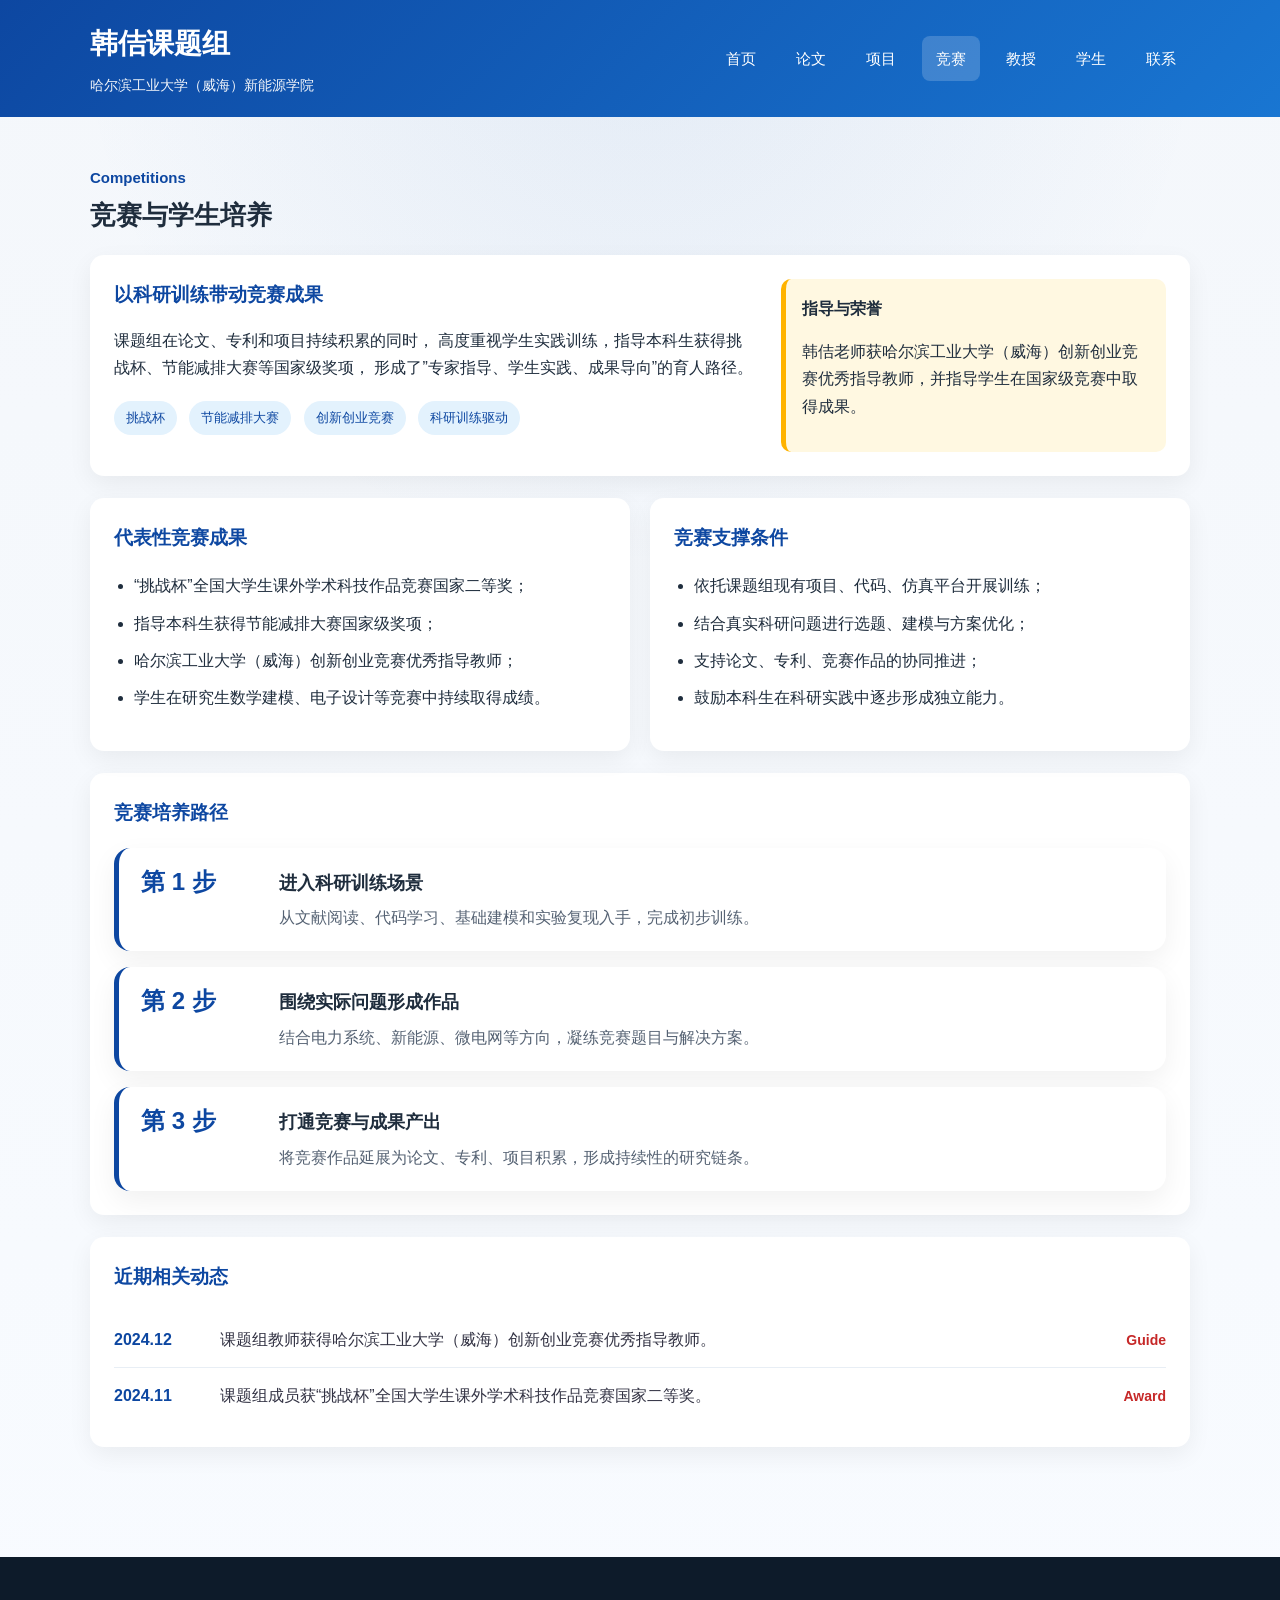
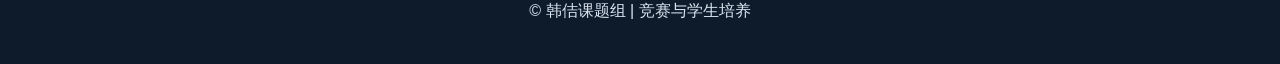
<file: competitions.html>
<!DOCTYPE html>
<html lang="zh-CN">
<head>
  <meta charset="UTF-8">
  <meta name="viewport" content="width=device-width, initial-scale=1.0">
  <title>韩佶课题组 - 竞赛</title>
  <link rel="stylesheet" href="style.css">
</head>
<body>
  <header>
    <div class="container topbar">
      <div class="logo">
        <h1>韩佶课题组</h1>
        <p>哈尔滨工业大学（威海）新能源学院</p>
      </div>
      <nav>
        <a href="index.html">首页</a>
        <a href="papers.html">论文</a>
        <a href="projects.html">项目</a>
        <a class="active" href="competitions.html">竞赛</a>
        <a href="professor.html">教授</a>
        <a href="students.html">学生</a>
        <a href="contact.html">联系</a>
      </nav>
    </div>
  </header>

  <section class="section">
    <div class="container">
      <div class="section-heading">
        <span>Competitions</span>
        <h3>竞赛与学生培养</h3>
      </div>

      <div class="card competition-hero">
        <div class="competition-copy">
          <h3>以科研训练带动竞赛成果</h3>
          <p>
            课题组在论文、专利和项目持续积累的同时，
            高度重视学生实践训练，指导本科生获得挑战杯、节能减排大赛等国家级奖项，
            形成了”专家指导、学生实践、成果导向”的育人路径。
          </p>
          <div class="tag-row">
            <span class="tag">挑战杯</span>
            <span class="tag">节能减排大赛</span>
            <span class="tag">创新创业竞赛</span>
            <span class="tag">科研训练驱动</span>
          </div>
        </div>
        <div class="competition-side">
          <div class="notice">
            <strong>指导与荣誉</strong>
            <p>韩佶老师获哈尔滨工业大学（威海）创新创业竞赛优秀指导教师，并指导学生在国家级竞赛中取得成果。</p>
          </div>
        </div>
      </div>

      <div class="grid">
        <div class="card">
          <h3>代表性竞赛成果</h3>
          <ul>
            <li>“挑战杯”全国大学生课外学术科技作品竞赛国家二等奖；</li>
            <li>指导本科生获得节能减排大赛国家级奖项；</li>
            <li>哈尔滨工业大学（威海）创新创业竞赛优秀指导教师；</li>
            <li>学生在研究生数学建模、电子设计等竞赛中持续取得成绩。</li>
          </ul>
        </div>
        <div class="card">
          <h3>竞赛支撑条件</h3>
          <ul>
            <li>依托课题组现有项目、代码、仿真平台开展训练；</li>
            <li>结合真实科研问题进行选题、建模与方案优化；</li>
            <li>支持论文、专利、竞赛作品的协同推进；</li>
            <li>鼓励本科生在科研实践中逐步形成独立能力。</li>
          </ul>
        </div>
      </div>

      <div class="card">
        <h3>竞赛培养路径</h3>
        <div class="project-list">
          <div class="project-item">
            <strong>第 1 步</strong>
            <div>
              <h4>进入科研训练场景</h4>
              <p>从文献阅读、代码学习、基础建模和实验复现入手，完成初步训练。</p>
            </div>
          </div>
          <div class="project-item">
            <strong>第 2 步</strong>
            <div>
              <h4>围绕实际问题形成作品</h4>
              <p>结合电力系统、新能源、微电网等方向，凝练竞赛题目与解决方案。</p>
            </div>
          </div>
          <div class="project-item">
            <strong>第 3 步</strong>
            <div>
              <h4>打通竞赛与成果产出</h4>
              <p>将竞赛作品延展为论文、专利、项目积累，形成持续性的研究链条。</p>
            </div>
          </div>
        </div>
      </div>

      <div class="card">
        <h3>近期相关动态</h3>
        <div class="news-item">
          <span class="news-date">2024.12</span>
          <span class="news-text">课题组教师获得哈尔滨工业大学（威海）创新创业竞赛优秀指导教师。</span>
          <strong>Guide</strong>
        </div>
        <div class="news-item">
          <span class="news-date">2024.11</span>
          <span class="news-text">课题组成员获“挑战杯”全国大学生课外学术科技作品竞赛国家二等奖。</span>
          <strong>Award</strong>
        </div>
      </div>
    </div>
  </section>

  <footer class="footer">
    <div class="container">
      <p>© 韩佶课题组 | 竞赛与学生培养</p>
    </div>
  </footer>
</body>
</html>
</file>
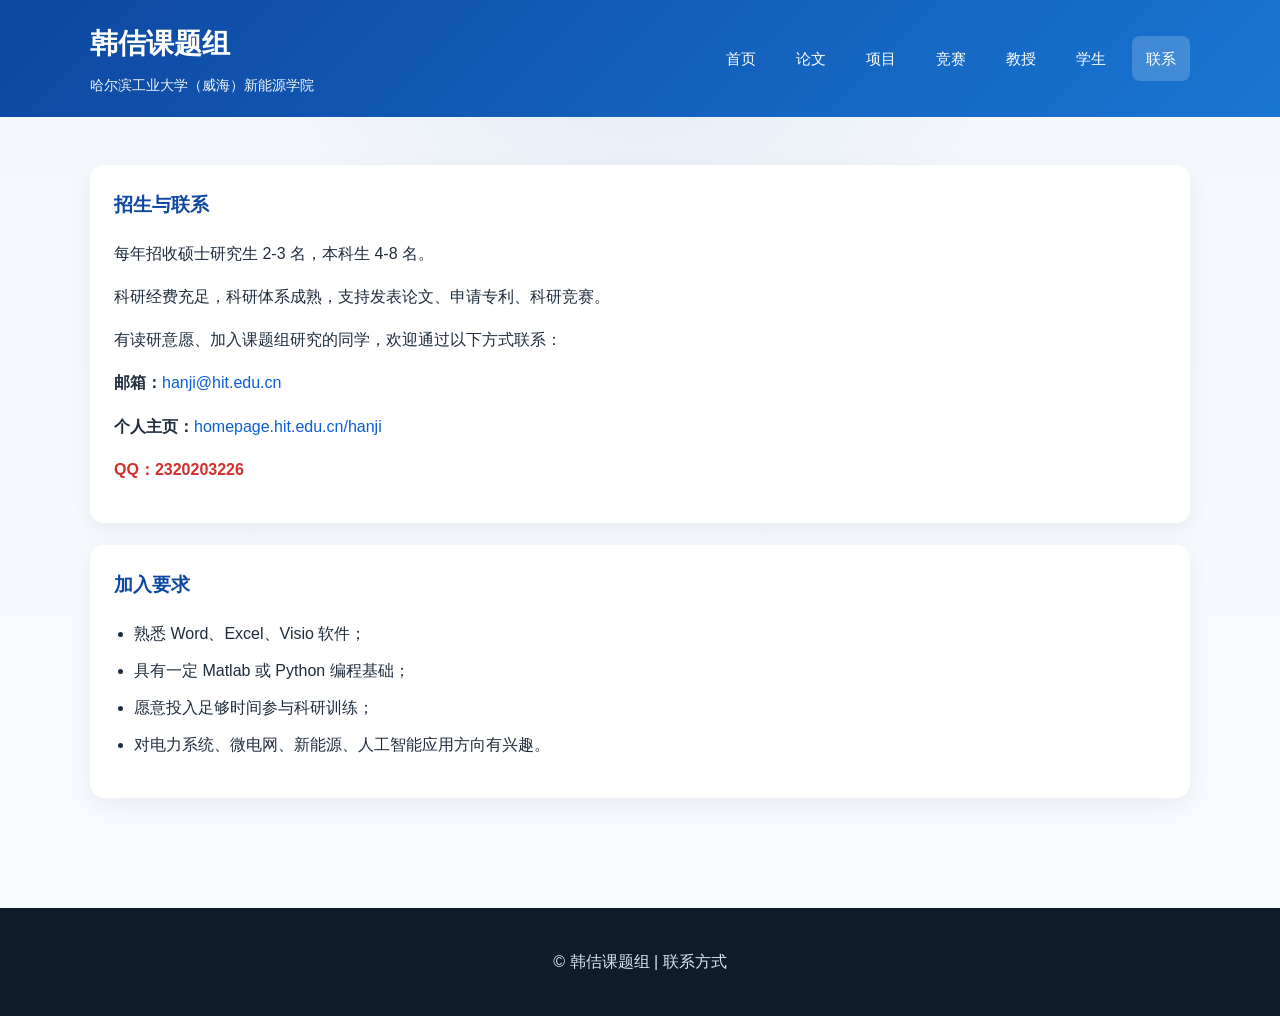
<file: contact.html>
<!DOCTYPE html>
<html lang="zh-CN">
<head>
  <meta charset="UTF-8">
  <meta name="viewport" content="width=device-width, initial-scale=1.0">
  <title>韩佶课题组 - 联系</title>
  <link rel="stylesheet" href="style.css">
</head>
<body>
  <header>
    <div class="container topbar">
      <div class="logo">
        <h1>韩佶课题组</h1>
        <p>哈尔滨工业大学（威海）新能源学院</p>
      </div>
      <nav>
        <a href="index.html">首页</a>
        <a href="papers.html">论文</a>
        <a href="projects.html">项目</a>
        <a href="competitions.html">竞赛</a>
        <a href="professor.html">教授</a>
        <a href="students.html">学生</a>
        <a class="active" href="contact.html">联系</a>
      </nav>
    </div>
  </header>

  <section class="section">
    <div class="container">
      <div class="card">
        <h3>招生与联系</h3>
        <p>每年招收硕士研究生 2-3 名，本科生 4-8 名。</p>
        <p>科研经费充足，科研体系成熟，支持发表论文、申请专利、科研竞赛。</p>
        <p>有读研意愿、加入课题组研究的同学，欢迎通过以下方式联系：</p>
        <p><strong>邮箱：</strong><a href="mailto:hanji@hit.edu.cn">hanji@hit.edu.cn</a></p>
        <p><strong>个人主页：</strong><a href="https://homepage.hit.edu.cn/hanji" target="_blank" rel="noopener noreferrer">homepage.hit.edu.cn/hanji</a></p>
        <p class="highlight">QQ：2320203226</p>
      </div>

      <div class="card">
        <h3>加入要求</h3>
        <ul>
          <li>熟悉 Word、Excel、Visio 软件；</li>
          <li>具有一定 Matlab 或 Python 编程基础；</li>
          <li>愿意投入足够时间参与科研训练；</li>
          <li>对电力系统、微电网、新能源、人工智能应用方向有兴趣。</li>
        </ul>
      </div>

    </div>
  </section>

  <footer class="footer">
    <div class="container">
      <p>© 韩佶课题组 | 联系方式</p>
    </div>
  </footer>
</body>
</html>
</file>
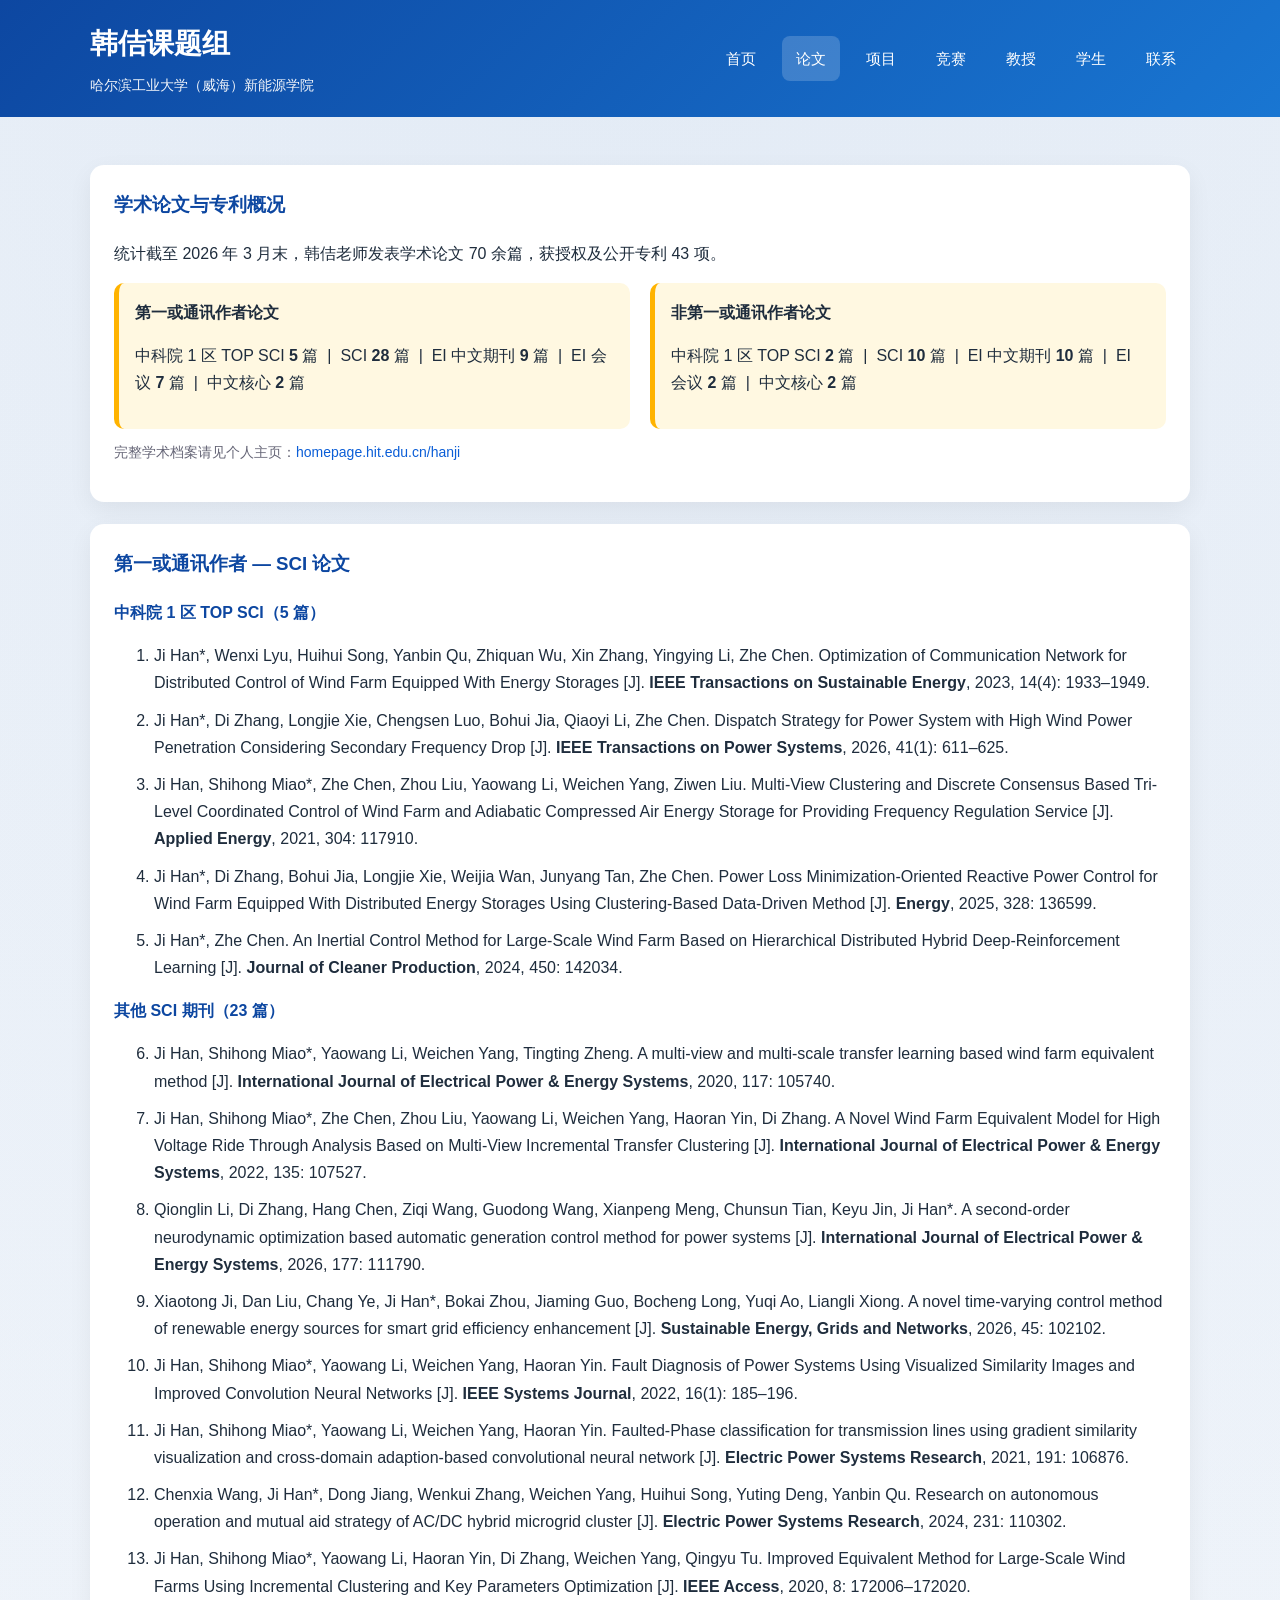
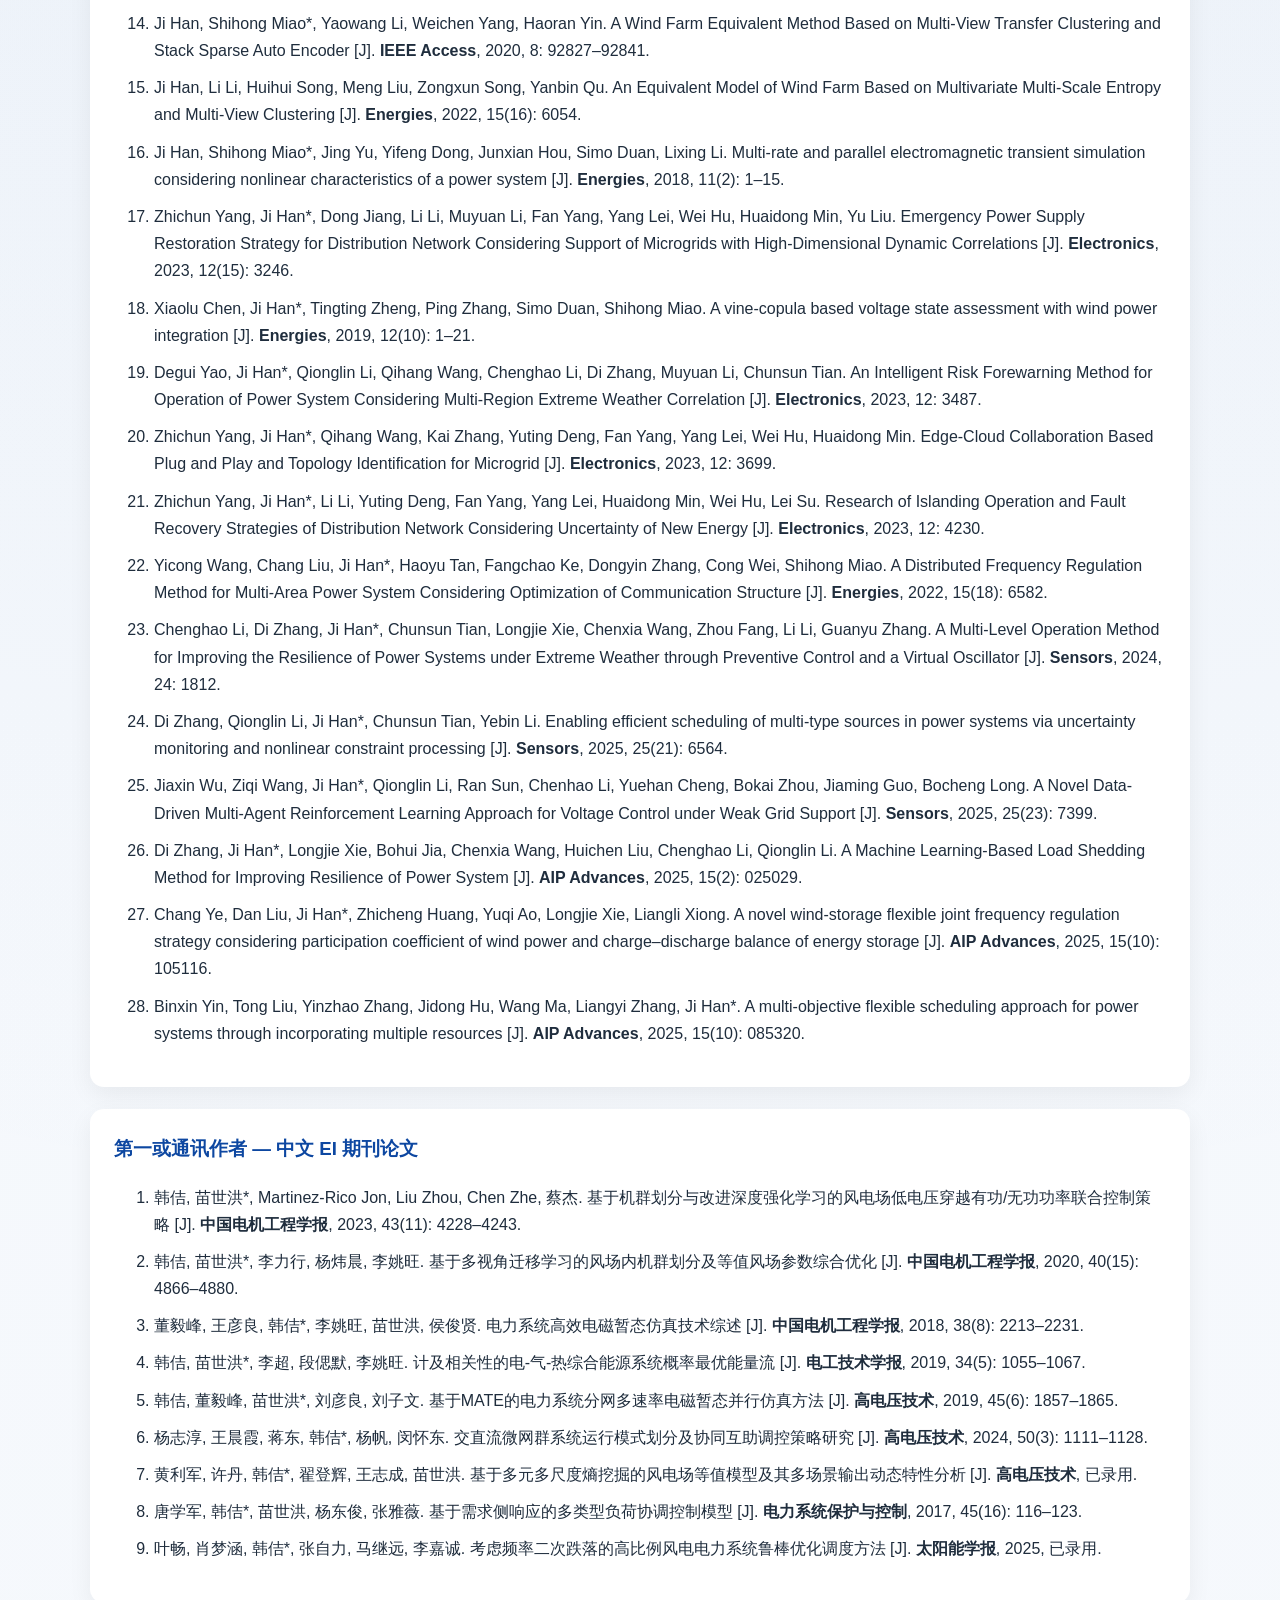
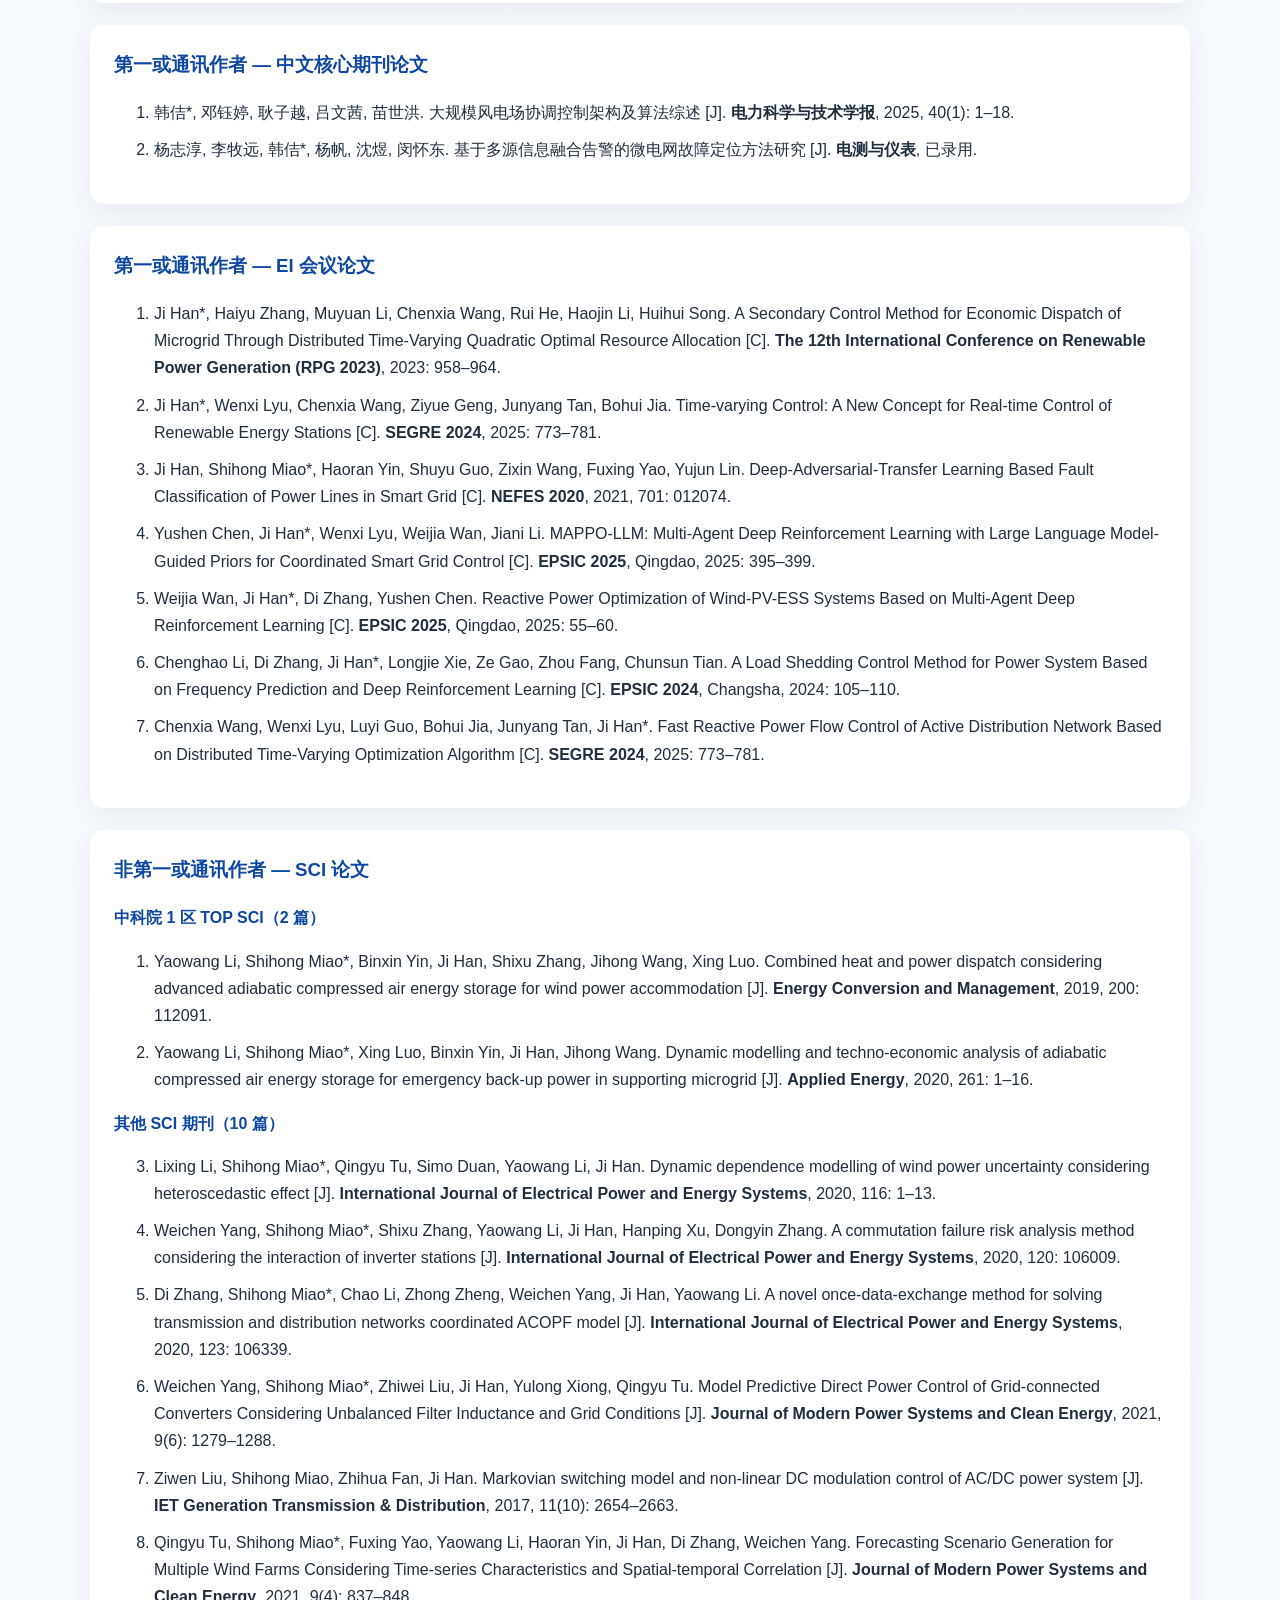
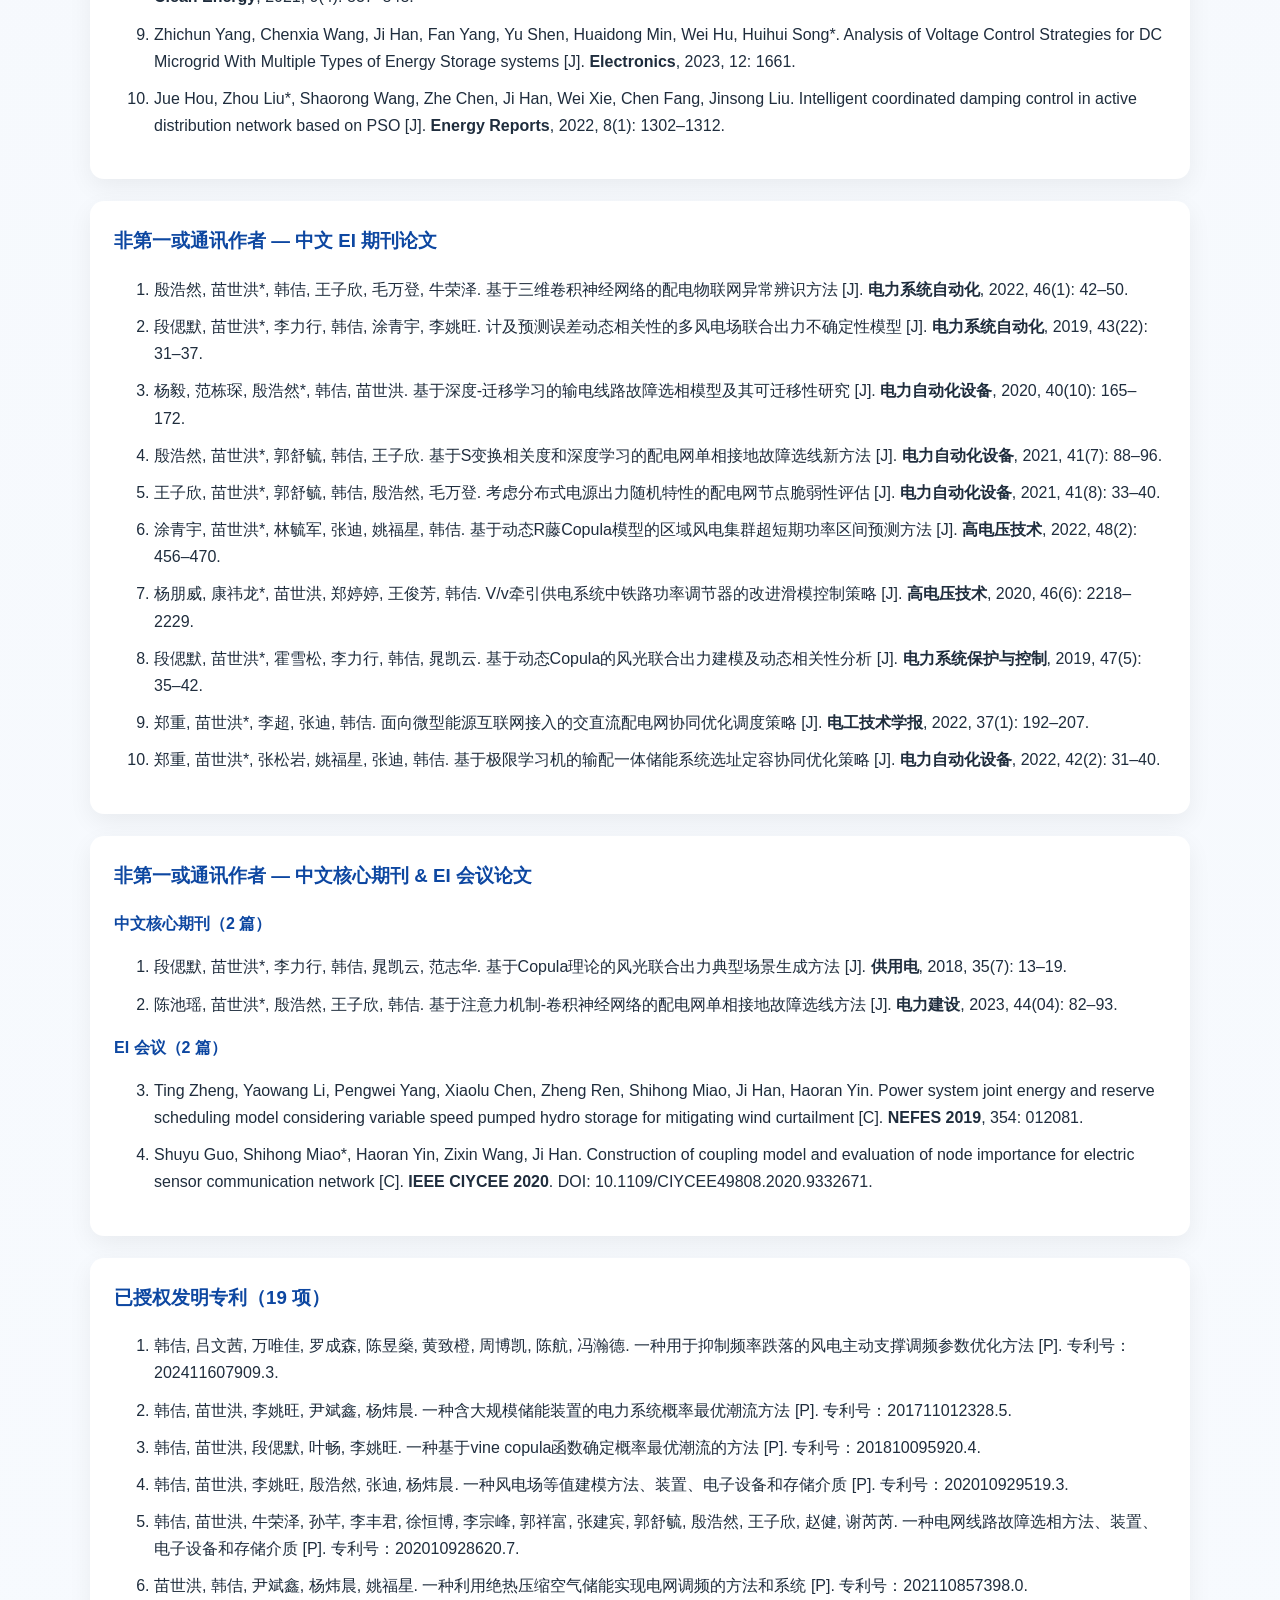
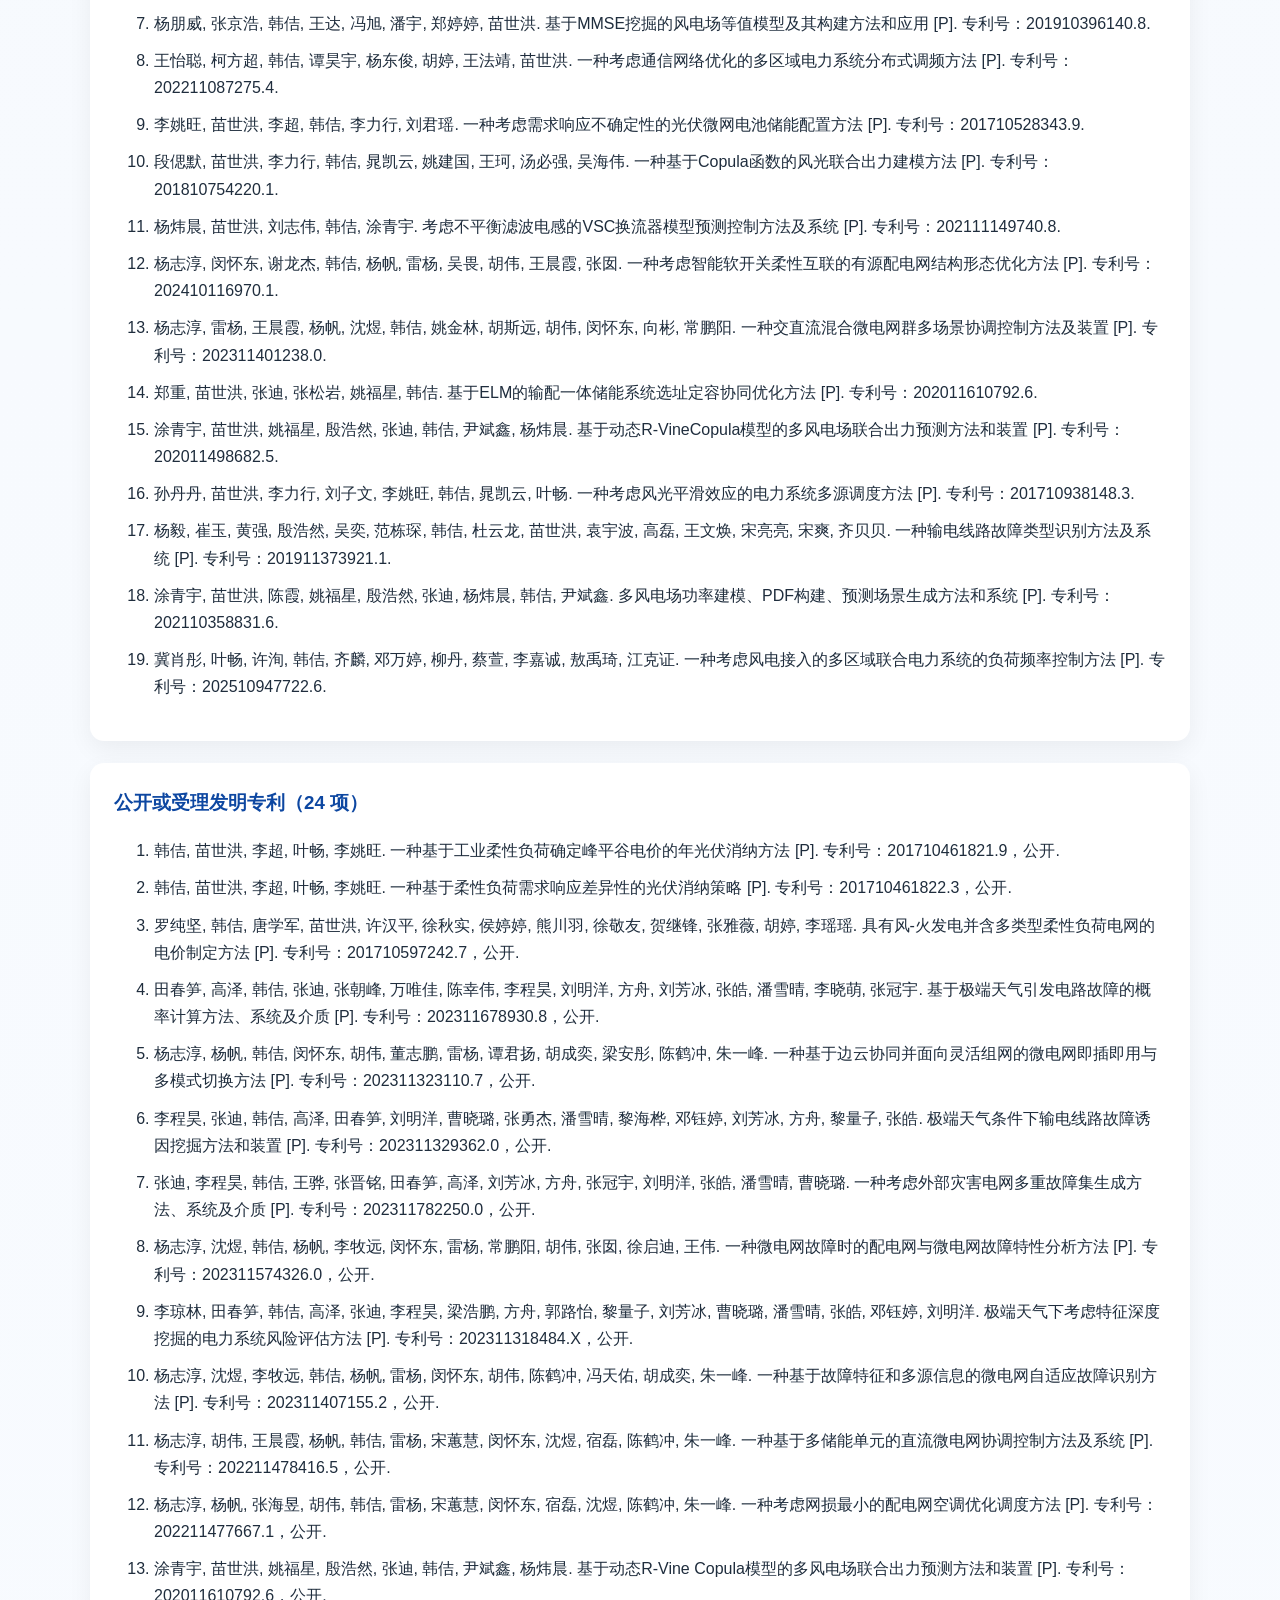
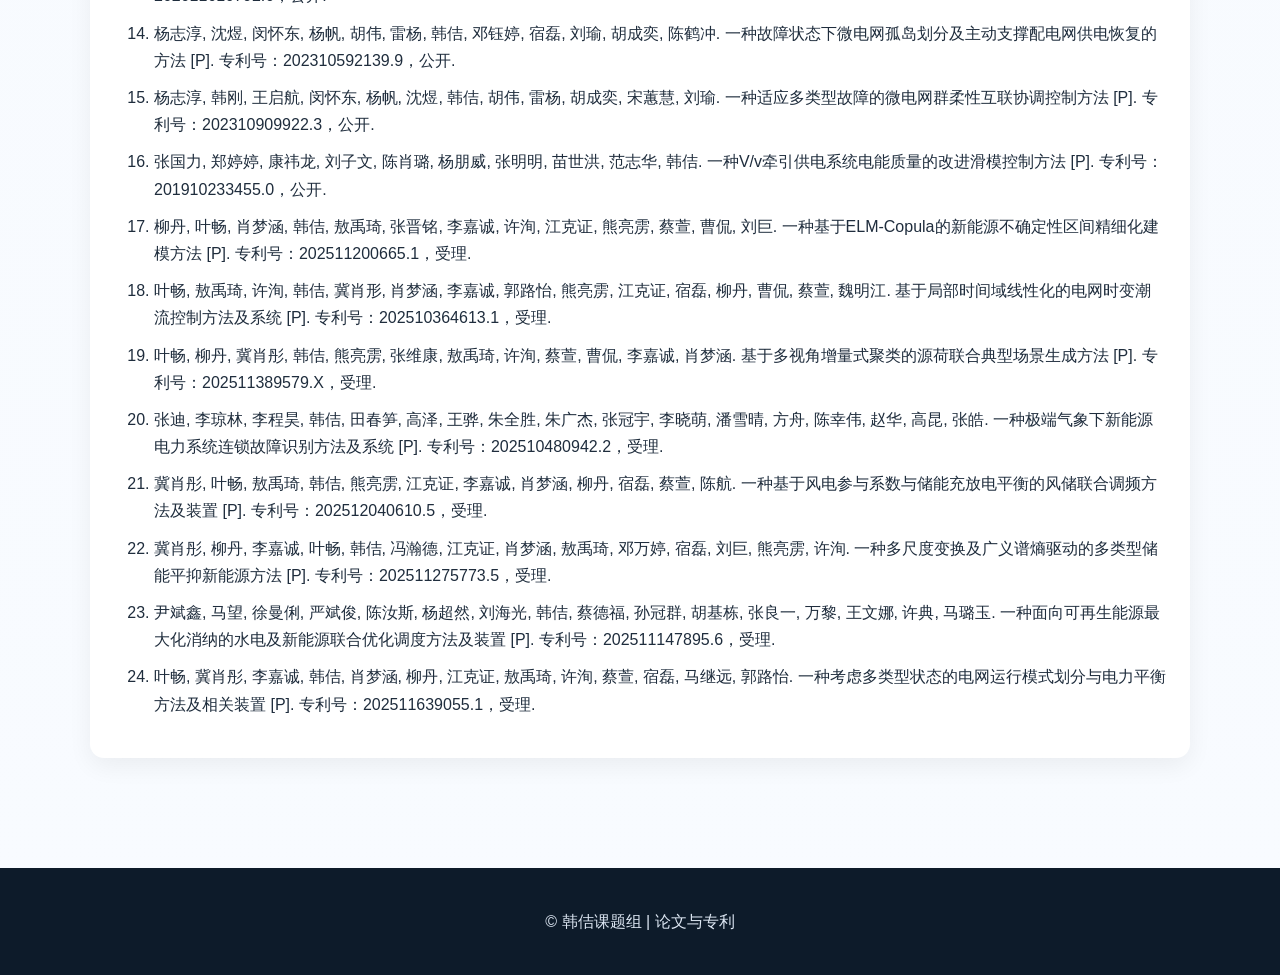
<file: papers.html>
<!DOCTYPE html>
<html lang="zh-CN">
<head>
  <meta charset="UTF-8">
  <meta name="viewport" content="width=device-width, initial-scale=1.0">
  <title>韩佶课题组 - 论文与专利</title>
  <link rel="stylesheet" href="style.css">
</head>
<body>
  <header>
    <div class="container topbar">
      <div class="logo">
        <h1>韩佶课题组</h1>
        <p>哈尔滨工业大学（威海）新能源学院</p>
      </div>
      <nav>
        <a href="index.html">首页</a>
        <a class="active" href="papers.html">论文</a>
        <a href="projects.html">项目</a>
        <a href="competitions.html">竞赛</a>
        <a href="professor.html">教授</a>
        <a href="students.html">学生</a>
        <a href="contact.html">联系</a>
      </nav>
    </div>
  </header>

  <section class="section">
    <div class="container">

      <!-- 统计概况 -->
      <div class="card">
        <h3>学术论文与专利概况</h3>
        <p>统计截至 2026 年 3 月末，韩佶老师发表学术论文 70 余篇，获授权及公开专利 43 项。</p>
        <div class="grid" style="margin-top: 14px;">
          <div class="notice">
            <strong>第一或通讯作者论文</strong>
            <p>中科院 1 区 TOP SCI <strong>5</strong> 篇 &nbsp;|&nbsp; SCI <strong>28</strong> 篇 &nbsp;|&nbsp; EI 中文期刊 <strong>9</strong> 篇 &nbsp;|&nbsp; EI 会议 <strong>7</strong> 篇 &nbsp;|&nbsp; 中文核心 <strong>2</strong> 篇</p>
          </div>
          <div class="notice">
            <strong>非第一或通讯作者论文</strong>
            <p>中科院 1 区 TOP SCI <strong>2</strong> 篇 &nbsp;|&nbsp; SCI <strong>10</strong> 篇 &nbsp;|&nbsp; EI 中文期刊 <strong>10</strong> 篇 &nbsp;|&nbsp; EI 会议 <strong>2</strong> 篇 &nbsp;|&nbsp; 中文核心 <strong>2</strong> 篇</p>
          </div>
        </div>
        <p class="small" style="margin-top: 12px;">完整学术档案请见个人主页：<a href="https://homepage.hit.edu.cn/hanji" target="_blank" rel="noopener noreferrer">homepage.hit.edu.cn/hanji</a></p>
      </div>

      <!-- ====== 第一/通讯作者 SCI 论文 ====== -->
      <div class="card">
        <h3>第一或通讯作者 — SCI 论文</h3>

        <p style="margin: 0 0 6px; color: #0d47a1; font-weight: bold;">中科院 1 区 TOP SCI（5 篇）</p>
        <ol>
          <li>Ji Han*, Wenxi Lyu, Huihui Song, Yanbin Qu, Zhiquan Wu, Xin Zhang, Yingying Li, Zhe Chen. Optimization of Communication Network for Distributed Control of Wind Farm Equipped With Energy Storages [J]. <strong>IEEE Transactions on Sustainable Energy</strong>, 2023, 14(4): 1933–1949.</li>
          <li>Ji Han*, Di Zhang, Longjie Xie, Chengsen Luo, Bohui Jia, Qiaoyi Li, Zhe Chen. Dispatch Strategy for Power System with High Wind Power Penetration Considering Secondary Frequency Drop [J]. <strong>IEEE Transactions on Power Systems</strong>, 2026, 41(1): 611–625.</li>
          <li>Ji Han, Shihong Miao*, Zhe Chen, Zhou Liu, Yaowang Li, Weichen Yang, Ziwen Liu. Multi-View Clustering and Discrete Consensus Based Tri-Level Coordinated Control of Wind Farm and Adiabatic Compressed Air Energy Storage for Providing Frequency Regulation Service [J]. <strong>Applied Energy</strong>, 2021, 304: 117910.</li>
          <li>Ji Han*, Di Zhang, Bohui Jia, Longjie Xie, Weijia Wan, Junyang Tan, Zhe Chen. Power Loss Minimization-Oriented Reactive Power Control for Wind Farm Equipped With Distributed Energy Storages Using Clustering-Based Data-Driven Method [J]. <strong>Energy</strong>, 2025, 328: 136599.</li>
          <li>Ji Han*, Zhe Chen. An Inertial Control Method for Large-Scale Wind Farm Based on Hierarchical Distributed Hybrid Deep-Reinforcement Learning [J]. <strong>Journal of Cleaner Production</strong>, 2024, 450: 142034.</li>
        </ol>

        <p style="margin: 16px 0 6px; color: #0d47a1; font-weight: bold;">其他 SCI 期刊（23 篇）</p>
        <ol start="6">
          <li>Ji Han, Shihong Miao*, Yaowang Li, Weichen Yang, Tingting Zheng. A multi-view and multi-scale transfer learning based wind farm equivalent method [J]. <strong>International Journal of Electrical Power & Energy Systems</strong>, 2020, 117: 105740.</li>
          <li>Ji Han, Shihong Miao*, Zhe Chen, Zhou Liu, Yaowang Li, Weichen Yang, Haoran Yin, Di Zhang. A Novel Wind Farm Equivalent Model for High Voltage Ride Through Analysis Based on Multi-View Incremental Transfer Clustering [J]. <strong>International Journal of Electrical Power & Energy Systems</strong>, 2022, 135: 107527.</li>
          <li>Qionglin Li, Di Zhang, Hang Chen, Ziqi Wang, Guodong Wang, Xianpeng Meng, Chunsun Tian, Keyu Jin, Ji Han*. A second-order neurodynamic optimization based automatic generation control method for power systems [J]. <strong>International Journal of Electrical Power & Energy Systems</strong>, 2026, 177: 111790.</li>
          <li>Xiaotong Ji, Dan Liu, Chang Ye, Ji Han*, Bokai Zhou, Jiaming Guo, Bocheng Long, Yuqi Ao, Liangli Xiong. A novel time-varying control method of renewable energy sources for smart grid efficiency enhancement [J]. <strong>Sustainable Energy, Grids and Networks</strong>, 2026, 45: 102102.</li>
          <li>Ji Han, Shihong Miao*, Yaowang Li, Weichen Yang, Haoran Yin. Fault Diagnosis of Power Systems Using Visualized Similarity Images and Improved Convolution Neural Networks [J]. <strong>IEEE Systems Journal</strong>, 2022, 16(1): 185–196.</li>
          <li>Ji Han, Shihong Miao*, Yaowang Li, Weichen Yang, Haoran Yin. Faulted-Phase classification for transmission lines using gradient similarity visualization and cross-domain adaption-based convolutional neural network [J]. <strong>Electric Power Systems Research</strong>, 2021, 191: 106876.</li>
          <li>Chenxia Wang, Ji Han*, Dong Jiang, Wenkui Zhang, Weichen Yang, Huihui Song, Yuting Deng, Yanbin Qu. Research on autonomous operation and mutual aid strategy of AC/DC hybrid microgrid cluster [J]. <strong>Electric Power Systems Research</strong>, 2024, 231: 110302.</li>
          <li>Ji Han, Shihong Miao*, Yaowang Li, Haoran Yin, Di Zhang, Weichen Yang, Qingyu Tu. Improved Equivalent Method for Large-Scale Wind Farms Using Incremental Clustering and Key Parameters Optimization [J]. <strong>IEEE Access</strong>, 2020, 8: 172006–172020.</li>
          <li>Ji Han, Shihong Miao*, Yaowang Li, Weichen Yang, Haoran Yin. A Wind Farm Equivalent Method Based on Multi-View Transfer Clustering and Stack Sparse Auto Encoder [J]. <strong>IEEE Access</strong>, 2020, 8: 92827–92841.</li>
          <li>Ji Han, Li Li, Huihui Song, Meng Liu, Zongxun Song, Yanbin Qu. An Equivalent Model of Wind Farm Based on Multivariate Multi-Scale Entropy and Multi-View Clustering [J]. <strong>Energies</strong>, 2022, 15(16): 6054.</li>
          <li>Ji Han, Shihong Miao*, Jing Yu, Yifeng Dong, Junxian Hou, Simo Duan, Lixing Li. Multi-rate and parallel electromagnetic transient simulation considering nonlinear characteristics of a power system [J]. <strong>Energies</strong>, 2018, 11(2): 1–15.</li>
          <li>Zhichun Yang, Ji Han*, Dong Jiang, Li Li, Muyuan Li, Fan Yang, Yang Lei, Wei Hu, Huaidong Min, Yu Liu. Emergency Power Supply Restoration Strategy for Distribution Network Considering Support of Microgrids with High-Dimensional Dynamic Correlations [J]. <strong>Electronics</strong>, 2023, 12(15): 3246.</li>
          <li>Xiaolu Chen, Ji Han*, Tingting Zheng, Ping Zhang, Simo Duan, Shihong Miao. A vine-copula based voltage state assessment with wind power integration [J]. <strong>Energies</strong>, 2019, 12(10): 1–21.</li>
          <li>Degui Yao, Ji Han*, Qionglin Li, Qihang Wang, Chenghao Li, Di Zhang, Muyuan Li, Chunsun Tian. An Intelligent Risk Forewarning Method for Operation of Power System Considering Multi-Region Extreme Weather Correlation [J]. <strong>Electronics</strong>, 2023, 12: 3487.</li>
          <li>Zhichun Yang, Ji Han*, Qihang Wang, Kai Zhang, Yuting Deng, Fan Yang, Yang Lei, Wei Hu, Huaidong Min. Edge-Cloud Collaboration Based Plug and Play and Topology Identification for Microgrid [J]. <strong>Electronics</strong>, 2023, 12: 3699.</li>
          <li>Zhichun Yang, Ji Han*, Li Li, Yuting Deng, Fan Yang, Yang Lei, Huaidong Min, Wei Hu, Lei Su. Research of Islanding Operation and Fault Recovery Strategies of Distribution Network Considering Uncertainty of New Energy [J]. <strong>Electronics</strong>, 2023, 12: 4230.</li>
          <li>Yicong Wang, Chang Liu, Ji Han*, Haoyu Tan, Fangchao Ke, Dongyin Zhang, Cong Wei, Shihong Miao. A Distributed Frequency Regulation Method for Multi-Area Power System Considering Optimization of Communication Structure [J]. <strong>Energies</strong>, 2022, 15(18): 6582.</li>
          <li>Chenghao Li, Di Zhang, Ji Han*, Chunsun Tian, Longjie Xie, Chenxia Wang, Zhou Fang, Li Li, Guanyu Zhang. A Multi-Level Operation Method for Improving the Resilience of Power Systems under Extreme Weather through Preventive Control and a Virtual Oscillator [J]. <strong>Sensors</strong>, 2024, 24: 1812.</li>
          <li>Di Zhang, Qionglin Li, Ji Han*, Chunsun Tian, Yebin Li. Enabling efficient scheduling of multi-type sources in power systems via uncertainty monitoring and nonlinear constraint processing [J]. <strong>Sensors</strong>, 2025, 25(21): 6564.</li>
          <li>Jiaxin Wu, Ziqi Wang, Ji Han*, Qionglin Li, Ran Sun, Chenhao Li, Yuehan Cheng, Bokai Zhou, Jiaming Guo, Bocheng Long. A Novel Data-Driven Multi-Agent Reinforcement Learning Approach for Voltage Control under Weak Grid Support [J]. <strong>Sensors</strong>, 2025, 25(23): 7399.</li>
          <li>Di Zhang, Ji Han*, Longjie Xie, Bohui Jia, Chenxia Wang, Huichen Liu, Chenghao Li, Qionglin Li. A Machine Learning-Based Load Shedding Method for Improving Resilience of Power System [J]. <strong>AIP Advances</strong>, 2025, 15(2): 025029.</li>
          <li>Chang Ye, Dan Liu, Ji Han*, Zhicheng Huang, Yuqi Ao, Longjie Xie, Liangli Xiong. A novel wind-storage flexible joint frequency regulation strategy considering participation coefficient of wind power and charge–discharge balance of energy storage [J]. <strong>AIP Advances</strong>, 2025, 15(10): 105116.</li>
          <li>Binxin Yin, Tong Liu, Yinzhao Zhang, Jidong Hu, Wang Ma, Liangyi Zhang, Ji Han*. A multi-objective flexible scheduling approach for power systems through incorporating multiple resources [J]. <strong>AIP Advances</strong>, 2025, 15(10): 085320.</li>
        </ol>
      </div>

      <!-- ====== 第一/通讯作者 中文 EI 期刊 ====== -->
      <div class="card">
        <h3>第一或通讯作者 — 中文 EI 期刊论文</h3>
        <ol>
          <li>韩佶, 苗世洪*, Martinez-Rico Jon, Liu Zhou, Chen Zhe, 蔡杰. 基于机群划分与改进深度强化学习的风电场低电压穿越有功/无功功率联合控制策略 [J]. <strong>中国电机工程学报</strong>, 2023, 43(11): 4228–4243.</li>
          <li>韩佶, 苗世洪*, 李力行, 杨炜晨, 李姚旺. 基于多视角迁移学习的风场内机群划分及等值风场参数综合优化 [J]. <strong>中国电机工程学报</strong>, 2020, 40(15): 4866–4880.</li>
          <li>董毅峰, 王彦良, 韩佶*, 李姚旺, 苗世洪, 侯俊贤. 电力系统高效电磁暂态仿真技术综述 [J]. <strong>中国电机工程学报</strong>, 2018, 38(8): 2213–2231.</li>
          <li>韩佶, 苗世洪*, 李超, 段偲默, 李姚旺. 计及相关性的电-气-热综合能源系统概率最优能量流 [J]. <strong>电工技术学报</strong>, 2019, 34(5): 1055–1067.</li>
          <li>韩佶, 董毅峰, 苗世洪*, 刘彦良, 刘子文. 基于MATE的电力系统分网多速率电磁暂态并行仿真方法 [J]. <strong>高电压技术</strong>, 2019, 45(6): 1857–1865.</li>
          <li>杨志淳, 王晨霞, 蒋东, 韩佶*, 杨帆, 闵怀东. 交直流微网群系统运行模式划分及协同互助调控策略研究 [J]. <strong>高电压技术</strong>, 2024, 50(3): 1111–1128.</li>
          <li>黄利军, 许丹, 韩佶*, 翟登辉, 王志成, 苗世洪. 基于多元多尺度熵挖掘的风电场等值模型及其多场景输出动态特性分析 [J]. <strong>高电压技术</strong>, 已录用.</li>
          <li>唐学军, 韩佶*, 苗世洪, 杨东俊, 张雅薇. 基于需求侧响应的多类型负荷协调控制模型 [J]. <strong>电力系统保护与控制</strong>, 2017, 45(16): 116–123.</li>
          <li>叶畅, 肖梦涵, 韩佶*, 张自力, 马继远, 李嘉诚. 考虑频率二次跌落的高比例风电电力系统鲁棒优化调度方法 [J]. <strong>太阳能学报</strong>, 2025, 已录用.</li>
        </ol>
      </div>

      <!-- ====== 第一/通讯作者 中文核心 ====== -->
      <div class="card">
        <h3>第一或通讯作者 — 中文核心期刊论文</h3>
        <ol>
          <li>韩佶*, 邓钰婷, 耿子越, 吕文茜, 苗世洪. 大规模风电场协调控制架构及算法综述 [J]. <strong>电力科学与技术学报</strong>, 2025, 40(1): 1–18.</li>
          <li>杨志淳, 李牧远, 韩佶*, 杨帆, 沈煜, 闵怀东. 基于多源信息融合告警的微电网故障定位方法研究 [J]. <strong>电测与仪表</strong>, 已录用.</li>
        </ol>
      </div>

      <!-- ====== 第一/通讯作者 EI 会议 ====== -->
      <div class="card">
        <h3>第一或通讯作者 — EI 会议论文</h3>
        <ol>
          <li>Ji Han*, Haiyu Zhang, Muyuan Li, Chenxia Wang, Rui He, Haojin Li, Huihui Song. A Secondary Control Method for Economic Dispatch of Microgrid Through Distributed Time-Varying Quadratic Optimal Resource Allocation [C]. <strong>The 12th International Conference on Renewable Power Generation (RPG 2023)</strong>, 2023: 958–964.</li>
          <li>Ji Han*, Wenxi Lyu, Chenxia Wang, Ziyue Geng, Junyang Tan, Bohui Jia. Time-varying Control: A New Concept for Real-time Control of Renewable Energy Stations [C]. <strong>SEGRE 2024</strong>, 2025: 773–781.</li>
          <li>Ji Han, Shihong Miao*, Haoran Yin, Shuyu Guo, Zixin Wang, Fuxing Yao, Yujun Lin. Deep-Adversarial-Transfer Learning Based Fault Classification of Power Lines in Smart Grid [C]. <strong>NEFES 2020</strong>, 2021, 701: 012074.</li>
          <li>Yushen Chen, Ji Han*, Wenxi Lyu, Weijia Wan, Jiani Li. MAPPO-LLM: Multi-Agent Deep Reinforcement Learning with Large Language Model-Guided Priors for Coordinated Smart Grid Control [C]. <strong>EPSIC 2025</strong>, Qingdao, 2025: 395–399.</li>
          <li>Weijia Wan, Ji Han*, Di Zhang, Yushen Chen. Reactive Power Optimization of Wind-PV-ESS Systems Based on Multi-Agent Deep Reinforcement Learning [C]. <strong>EPSIC 2025</strong>, Qingdao, 2025: 55–60.</li>
          <li>Chenghao Li, Di Zhang, Ji Han*, Longjie Xie, Ze Gao, Zhou Fang, Chunsun Tian. A Load Shedding Control Method for Power System Based on Frequency Prediction and Deep Reinforcement Learning [C]. <strong>EPSIC 2024</strong>, Changsha, 2024: 105–110.</li>
          <li>Chenxia Wang, Wenxi Lyu, Luyi Guo, Bohui Jia, Junyang Tan, Ji Han*. Fast Reactive Power Flow Control of Active Distribution Network Based on Distributed Time-Varying Optimization Algorithm [C]. <strong>SEGRE 2024</strong>, 2025: 773–781.</li>
        </ol>
      </div>

      <!-- ====== 非第一/通讯作者 SCI ====== -->
      <div class="card">
        <h3>非第一或通讯作者 — SCI 论文</h3>

        <p style="margin: 0 0 6px; color: #0d47a1; font-weight: bold;">中科院 1 区 TOP SCI（2 篇）</p>
        <ol>
          <li>Yaowang Li, Shihong Miao*, Binxin Yin, Ji Han, Shixu Zhang, Jihong Wang, Xing Luo. Combined heat and power dispatch considering advanced adiabatic compressed air energy storage for wind power accommodation [J]. <strong>Energy Conversion and Management</strong>, 2019, 200: 112091.</li>
          <li>Yaowang Li, Shihong Miao*, Xing Luo, Binxin Yin, Ji Han, Jihong Wang. Dynamic modelling and techno-economic analysis of adiabatic compressed air energy storage for emergency back-up power in supporting microgrid [J]. <strong>Applied Energy</strong>, 2020, 261: 1–16.</li>
        </ol>

        <p style="margin: 16px 0 6px; color: #0d47a1; font-weight: bold;">其他 SCI 期刊（10 篇）</p>
        <ol start="3">
          <li>Lixing Li, Shihong Miao*, Qingyu Tu, Simo Duan, Yaowang Li, Ji Han. Dynamic dependence modelling of wind power uncertainty considering heteroscedastic effect [J]. <strong>International Journal of Electrical Power and Energy Systems</strong>, 2020, 116: 1–13.</li>
          <li>Weichen Yang, Shihong Miao*, Shixu Zhang, Yaowang Li, Ji Han, Hanping Xu, Dongyin Zhang. A commutation failure risk analysis method considering the interaction of inverter stations [J]. <strong>International Journal of Electrical Power and Energy Systems</strong>, 2020, 120: 106009.</li>
          <li>Di Zhang, Shihong Miao*, Chao Li, Zhong Zheng, Weichen Yang, Ji Han, Yaowang Li. A novel once-data-exchange method for solving transmission and distribution networks coordinated ACOPF model [J]. <strong>International Journal of Electrical Power and Energy Systems</strong>, 2020, 123: 106339.</li>
          <li>Weichen Yang, Shihong Miao*, Zhiwei Liu, Ji Han, Yulong Xiong, Qingyu Tu. Model Predictive Direct Power Control of Grid-connected Converters Considering Unbalanced Filter Inductance and Grid Conditions [J]. <strong>Journal of Modern Power Systems and Clean Energy</strong>, 2021, 9(6): 1279–1288.</li>
          <li>Ziwen Liu, Shihong Miao, Zhihua Fan, Ji Han. Markovian switching model and non-linear DC modulation control of AC/DC power system [J]. <strong>IET Generation Transmission & Distribution</strong>, 2017, 11(10): 2654–2663.</li>
          <li>Qingyu Tu, Shihong Miao*, Fuxing Yao, Yaowang Li, Haoran Yin, Ji Han, Di Zhang, Weichen Yang. Forecasting Scenario Generation for Multiple Wind Farms Considering Time-series Characteristics and Spatial-temporal Correlation [J]. <strong>Journal of Modern Power Systems and Clean Energy</strong>, 2021, 9(4): 837–848.</li>
          <li>Zhichun Yang, Chenxia Wang, Ji Han, Fan Yang, Yu Shen, Huaidong Min, Wei Hu, Huihui Song*. Analysis of Voltage Control Strategies for DC Microgrid With Multiple Types of Energy Storage systems [J]. <strong>Electronics</strong>, 2023, 12: 1661.</li>
          <li>Jue Hou, Zhou Liu*, Shaorong Wang, Zhe Chen, Ji Han, Wei Xie, Chen Fang, Jinsong Liu. Intelligent coordinated damping control in active distribution network based on PSO [J]. <strong>Energy Reports</strong>, 2022, 8(1): 1302–1312.</li>
        </ol>
      </div>

      <!-- ====== 非第一/通讯作者 中文 EI ====== -->
      <div class="card">
        <h3>非第一或通讯作者 — 中文 EI 期刊论文</h3>
        <ol>
          <li>殷浩然, 苗世洪*, 韩佶, 王子欣, 毛万登, 牛荣泽. 基于三维卷积神经网络的配电物联网异常辨识方法 [J]. <strong>电力系统自动化</strong>, 2022, 46(1): 42–50.</li>
          <li>段偲默, 苗世洪*, 李力行, 韩佶, 涂青宇, 李姚旺. 计及预测误差动态相关性的多风电场联合出力不确定性模型 [J]. <strong>电力系统自动化</strong>, 2019, 43(22): 31–37.</li>
          <li>杨毅, 范栋琛, 殷浩然*, 韩佶, 苗世洪. 基于深度-迁移学习的输电线路故障选相模型及其可迁移性研究 [J]. <strong>电力自动化设备</strong>, 2020, 40(10): 165–172.</li>
          <li>殷浩然, 苗世洪*, 郭舒毓, 韩佶, 王子欣. 基于S变换相关度和深度学习的配电网单相接地故障选线新方法 [J]. <strong>电力自动化设备</strong>, 2021, 41(7): 88–96.</li>
          <li>王子欣, 苗世洪*, 郭舒毓, 韩佶, 殷浩然, 毛万登. 考虑分布式电源出力随机特性的配电网节点脆弱性评估 [J]. <strong>电力自动化设备</strong>, 2021, 41(8): 33–40.</li>
          <li>涂青宇, 苗世洪*, 林毓军, 张迪, 姚福星, 韩佶. 基于动态R藤Copula模型的区域风电集群超短期功率区间预测方法 [J]. <strong>高电压技术</strong>, 2022, 48(2): 456–470.</li>
          <li>杨朋威, 康祎龙*, 苗世洪, 郑婷婷, 王俊芳, 韩佶. V/v牵引供电系统中铁路功率调节器的改进滑模控制策略 [J]. <strong>高电压技术</strong>, 2020, 46(6): 2218–2229.</li>
          <li>段偲默, 苗世洪*, 霍雪松, 李力行, 韩佶, 晁凯云. 基于动态Copula的风光联合出力建模及动态相关性分析 [J]. <strong>电力系统保护与控制</strong>, 2019, 47(5): 35–42.</li>
          <li>郑重, 苗世洪*, 李超, 张迪, 韩佶. 面向微型能源互联网接入的交直流配电网协同优化调度策略 [J]. <strong>电工技术学报</strong>, 2022, 37(1): 192–207.</li>
          <li>郑重, 苗世洪*, 张松岩, 姚福星, 张迪, 韩佶. 基于极限学习机的输配一体储能系统选址定容协同优化策略 [J]. <strong>电力自动化设备</strong>, 2022, 42(2): 31–40.</li>
        </ol>
      </div>

      <!-- ====== 非第一/通讯作者 中文核心 & EI 会议 ====== -->
      <div class="card">
        <h3>非第一或通讯作者 — 中文核心期刊 & EI 会议论文</h3>

        <p style="margin: 0 0 6px; color: #0d47a1; font-weight: bold;">中文核心期刊（2 篇）</p>
        <ol>
          <li>段偲默, 苗世洪*, 李力行, 韩佶, 晁凯云, 范志华. 基于Copula理论的风光联合出力典型场景生成方法 [J]. <strong>供用电</strong>, 2018, 35(7): 13–19.</li>
          <li>陈池瑶, 苗世洪*, 殷浩然, 王子欣, 韩佶. 基于注意力机制-卷积神经网络的配电网单相接地故障选线方法 [J]. <strong>电力建设</strong>, 2023, 44(04): 82–93.</li>
        </ol>

        <p style="margin: 16px 0 6px; color: #0d47a1; font-weight: bold;">EI 会议（2 篇）</p>
        <ol start="3">
          <li>Ting Zheng, Yaowang Li, Pengwei Yang, Xiaolu Chen, Zheng Ren, Shihong Miao, Ji Han, Haoran Yin. Power system joint energy and reserve scheduling model considering variable speed pumped hydro storage for mitigating wind curtailment [C]. <strong>NEFES 2019</strong>, 354: 012081.</li>
          <li>Shuyu Guo, Shihong Miao*, Haoran Yin, Zixin Wang, Ji Han. Construction of coupling model and evaluation of node importance for electric sensor communication network [C]. <strong>IEEE CIYCEE 2020</strong>. DOI: 10.1109/CIYCEE49808.2020.9332671.</li>
        </ol>
      </div>

      <!-- ====== 已授权发明专利 ====== -->
      <div class="card">
        <h3>已授权发明专利（19 项）</h3>
        <ol>
          <li>韩佶, 吕文茜, 万唯佳, 罗成森, 陈昱燊, 黄致橙, 周博凯, 陈航, 冯瀚德. 一种用于抑制频率跌落的风电主动支撑调频参数优化方法 [P]. 专利号：202411607909.3.</li>
          <li>韩佶, 苗世洪, 李姚旺, 尹斌鑫, 杨炜晨. 一种含大规模储能装置的电力系统概率最优潮流方法 [P]. 专利号：201711012328.5.</li>
          <li>韩佶, 苗世洪, 段偲默, 叶畅, 李姚旺. 一种基于vine copula函数确定概率最优潮流的方法 [P]. 专利号：201810095920.4.</li>
          <li>韩佶, 苗世洪, 李姚旺, 殷浩然, 张迪, 杨炜晨. 一种风电场等值建模方法、装置、电子设备和存储介质 [P]. 专利号：202010929519.3.</li>
          <li>韩佶, 苗世洪, 牛荣泽, 孙芊, 李丰君, 徐恒博, 李宗峰, 郭祥富, 张建宾, 郭舒毓, 殷浩然, 王子欣, 赵健, 谢芮芮. 一种电网线路故障选相方法、装置、电子设备和存储介质 [P]. 专利号：202010928620.7.</li>
          <li>苗世洪, 韩佶, 尹斌鑫, 杨炜晨, 姚福星. 一种利用绝热压缩空气储能实现电网调频的方法和系统 [P]. 专利号：202110857398.0.</li>
          <li>杨朋威, 张京浩, 韩佶, 王达, 冯旭, 潘宇, 郑婷婷, 苗世洪. 基于MMSE挖掘的风电场等值模型及其构建方法和应用 [P]. 专利号：201910396140.8.</li>
          <li>王怡聪, 柯方超, 韩佶, 谭昊宇, 杨东俊, 胡婷, 王法靖, 苗世洪. 一种考虑通信网络优化的多区域电力系统分布式调频方法 [P]. 专利号：202211087275.4.</li>
          <li>李姚旺, 苗世洪, 李超, 韩佶, 李力行, 刘君瑶. 一种考虑需求响应不确定性的光伏微网电池储能配置方法 [P]. 专利号：201710528343.9.</li>
          <li>段偲默, 苗世洪, 李力行, 韩佶, 晁凯云, 姚建国, 王珂, 汤必强, 吴海伟. 一种基于Copula函数的风光联合出力建模方法 [P]. 专利号：201810754220.1.</li>
          <li>杨炜晨, 苗世洪, 刘志伟, 韩佶, 涂青宇. 考虑不平衡滤波电感的VSC换流器模型预测控制方法及系统 [P]. 专利号：202111149740.8.</li>
          <li>杨志淳, 闵怀东, 谢龙杰, 韩佶, 杨帆, 雷杨, 吴畏, 胡伟, 王晨霞, 张囡. 一种考虑智能软开关柔性互联的有源配电网结构形态优化方法 [P]. 专利号：202410116970.1.</li>
          <li>杨志淳, 雷杨, 王晨霞, 杨帆, 沈煜, 韩佶, 姚金林, 胡斯远, 胡伟, 闵怀东, 向彬, 常鹏阳. 一种交直流混合微电网群多场景协调控制方法及装置 [P]. 专利号：202311401238.0.</li>
          <li>郑重, 苗世洪, 张迪, 张松岩, 姚福星, 韩佶. 基于ELM的输配一体储能系统选址定容协同优化方法 [P]. 专利号：202011610792.6.</li>
          <li>涂青宇, 苗世洪, 姚福星, 殷浩然, 张迪, 韩佶, 尹斌鑫, 杨炜晨. 基于动态R-VineCopula模型的多风电场联合出力预测方法和装置 [P]. 专利号：202011498682.5.</li>
          <li>孙丹丹, 苗世洪, 李力行, 刘子文, 李姚旺, 韩佶, 晁凯云, 叶畅. 一种考虑风光平滑效应的电力系统多源调度方法 [P]. 专利号：201710938148.3.</li>
          <li>杨毅, 崔玉, 黄强, 殷浩然, 吴奕, 范栋琛, 韩佶, 杜云龙, 苗世洪, 袁宇波, 高磊, 王文焕, 宋亮亮, 宋爽, 齐贝贝. 一种输电线路故障类型识别方法及系统 [P]. 专利号：201911373921.1.</li>
          <li>涂青宇, 苗世洪, 陈霞, 姚福星, 殷浩然, 张迪, 杨炜晨, 韩佶, 尹斌鑫. 多风电场功率建模、PDF构建、预测场景生成方法和系统 [P]. 专利号：202110358831.6.</li>
          <li>冀肖彤, 叶畅, 许洵, 韩佶, 齐麟, 邓万婷, 柳丹, 蔡萱, 李嘉诚, 敖禹琦, 江克证. 一种考虑风电接入的多区域联合电力系统的负荷频率控制方法 [P]. 专利号：202510947722.6.</li>
        </ol>
      </div>

      <!-- ====== 公开或受理发明专利 ====== -->
      <div class="card">
        <h3>公开或受理发明专利（24 项）</h3>
        <ol>
          <li>韩佶, 苗世洪, 李超, 叶畅, 李姚旺. 一种基于工业柔性负荷确定峰平谷电价的年光伏消纳方法 [P]. 专利号：201710461821.9，公开.</li>
          <li>韩佶, 苗世洪, 李超, 叶畅, 李姚旺. 一种基于柔性负荷需求响应差异性的光伏消纳策略 [P]. 专利号：201710461822.3，公开.</li>
          <li>罗纯坚, 韩佶, 唐学军, 苗世洪, 许汉平, 徐秋实, 侯婷婷, 熊川羽, 徐敬友, 贺继锋, 张雅薇, 胡婷, 李瑶瑶. 具有风-火发电并含多类型柔性负荷电网的电价制定方法 [P]. 专利号：201710597242.7，公开.</li>
          <li>田春笋, 高泽, 韩佶, 张迪, 张朝峰, 万唯佳, 陈幸伟, 李程昊, 刘明洋, 方舟, 刘芳冰, 张皓, 潘雪晴, 李晓萌, 张冠宇. 基于极端天气引发电路故障的概率计算方法、系统及介质 [P]. 专利号：202311678930.8，公开.</li>
          <li>杨志淳, 杨帆, 韩佶, 闵怀东, 胡伟, 董志鹏, 雷杨, 谭君扬, 胡成奕, 梁安彤, 陈鹤冲, 朱一峰. 一种基于边云协同并面向灵活组网的微电网即插即用与多模式切换方法 [P]. 专利号：202311323110.7，公开.</li>
          <li>李程昊, 张迪, 韩佶, 高泽, 田春笋, 刘明洋, 曹晓璐, 张勇杰, 潘雪晴, 黎海桦, 邓钰婷, 刘芳冰, 方舟, 黎量子, 张皓. 极端天气条件下输电线路故障诱因挖掘方法和装置 [P]. 专利号：202311329362.0，公开.</li>
          <li>张迪, 李程昊, 韩佶, 王骅, 张晋铭, 田春笋, 高泽, 刘芳冰, 方舟, 张冠宇, 刘明洋, 张皓, 潘雪晴, 曹晓璐. 一种考虑外部灾害电网多重故障集生成方法、系统及介质 [P]. 专利号：202311782250.0，公开.</li>
          <li>杨志淳, 沈煜, 韩佶, 杨帆, 李牧远, 闵怀东, 雷杨, 常鹏阳, 胡伟, 张囡, 徐启迪, 王伟. 一种微电网故障时的配电网与微电网故障特性分析方法 [P]. 专利号：202311574326.0，公开.</li>
          <li>李琼林, 田春笋, 韩佶, 高泽, 张迪, 李程昊, 梁浩鹏, 方舟, 郭路怡, 黎量子, 刘芳冰, 曹晓璐, 潘雪晴, 张皓, 邓钰婷, 刘明洋. 极端天气下考虑特征深度挖掘的电力系统风险评估方法 [P]. 专利号：202311318484.X，公开.</li>
          <li>杨志淳, 沈煜, 李牧远, 韩佶, 杨帆, 雷杨, 闵怀东, 胡伟, 陈鹤冲, 冯天佑, 胡成奕, 朱一峰. 一种基于故障特征和多源信息的微电网自适应故障识别方法 [P]. 专利号：202311407155.2，公开.</li>
          <li>杨志淳, 胡伟, 王晨霞, 杨帆, 韩佶, 雷杨, 宋蕙慧, 闵怀东, 沈煜, 宿磊, 陈鹤冲, 朱一峰. 一种基于多储能单元的直流微电网协调控制方法及系统 [P]. 专利号：202211478416.5，公开.</li>
          <li>杨志淳, 杨帆, 张海昱, 胡伟, 韩佶, 雷杨, 宋蕙慧, 闵怀东, 宿磊, 沈煜, 陈鹤冲, 朱一峰. 一种考虑网损最小的配电网空调优化调度方法 [P]. 专利号：202211477667.1，公开.</li>
          <li>涂青宇, 苗世洪, 姚福星, 殷浩然, 张迪, 韩佶, 尹斌鑫, 杨炜晨. 基于动态R-Vine Copula模型的多风电场联合出力预测方法和装置 [P]. 专利号：202011610792.6，公开.</li>
          <li>杨志淳, 沈煜, 闵怀东, 杨帆, 胡伟, 雷杨, 韩佶, 邓钰婷, 宿磊, 刘瑜, 胡成奕, 陈鹤冲. 一种故障状态下微电网孤岛划分及主动支撑配电网供电恢复的方法 [P]. 专利号：202310592139.9，公开.</li>
          <li>杨志淳, 韩刚, 王启航, 闵怀东, 杨帆, 沈煜, 韩佶, 胡伟, 雷杨, 胡成奕, 宋蕙慧, 刘瑜. 一种适应多类型故障的微电网群柔性互联协调控制方法 [P]. 专利号：202310909922.3，公开.</li>
          <li>张国力, 郑婷婷, 康祎龙, 刘子文, 陈肖璐, 杨朋威, 张明明, 苗世洪, 范志华, 韩佶. 一种V/v牵引供电系统电能质量的改进滑模控制方法 [P]. 专利号：201910233455.0，公开.</li>
          <li>柳丹, 叶畅, 肖梦涵, 韩佶, 敖禹琦, 张晋铭, 李嘉诚, 许洵, 江克证, 熊亮雳, 蔡萱, 曹侃, 刘巨. 一种基于ELM-Copula的新能源不确定性区间精细化建模方法 [P]. 专利号：202511200665.1，受理.</li>
          <li>叶畅, 敖禹琦, 许洵, 韩佶, 冀肖形, 肖梦涵, 李嘉诚, 郭路怡, 熊亮雳, 江克证, 宿磊, 柳丹, 曹侃, 蔡萱, 魏明江. 基于局部时间域线性化的电网时变潮流控制方法及系统 [P]. 专利号：202510364613.1，受理.</li>
          <li>叶畅, 柳丹, 冀肖彤, 韩佶, 熊亮雳, 张维康, 敖禹琦, 许洵, 蔡萱, 曹侃, 李嘉诚, 肖梦涵. 基于多视角增量式聚类的源荷联合典型场景生成方法 [P]. 专利号：202511389579.X，受理.</li>
          <li>张迪, 李琼林, 李程昊, 韩佶, 田春笋, 高泽, 王骅, 朱全胜, 朱广杰, 张冠宇, 李晓萌, 潘雪晴, 方舟, 陈幸伟, 赵华, 高昆, 张皓. 一种极端气象下新能源电力系统连锁故障识别方法及系统 [P]. 专利号：202510480942.2，受理.</li>
          <li>冀肖彤, 叶畅, 敖禹琦, 韩佶, 熊亮雳, 江克证, 李嘉诚, 肖梦涵, 柳丹, 宿磊, 蔡萱, 陈航. 一种基于风电参与系数与储能充放电平衡的风储联合调频方法及装置 [P]. 专利号：202512040610.5，受理.</li>
          <li>冀肖彤, 柳丹, 李嘉诚, 叶畅, 韩佶, 冯瀚德, 江克证, 肖梦涵, 敖禹琦, 邓万婷, 宿磊, 刘巨, 熊亮雳, 许洵. 一种多尺度变换及广义谱熵驱动的多类型储能平抑新能源方法 [P]. 专利号：202511275773.5，受理.</li>
          <li>尹斌鑫, 马望, 徐曼俐, 严斌俊, 陈汝斯, 杨超然, 刘海光, 韩佶, 蔡德福, 孙冠群, 胡基栋, 张良一, 万黎, 王文娜, 许典, 马璐玉. 一种面向可再生能源最大化消纳的水电及新能源联合优化调度方法及装置 [P]. 专利号：202511147895.6，受理.</li>
          <li>叶畅, 冀肖彤, 李嘉诚, 韩佶, 肖梦涵, 柳丹, 江克证, 敖禹琦, 许洵, 蔡萱, 宿磊, 马继远, 郭路怡. 一种考虑多类型状态的电网运行模式划分与电力平衡方法及相关装置 [P]. 专利号：202511639055.1，受理.</li>
        </ol>
      </div>

    </div>
  </section>

  <footer class="footer">
    <div class="container">
      <p>© 韩佶课题组 | 论文与专利</p>
    </div>
  </footer>
</body>
</html>
</file>
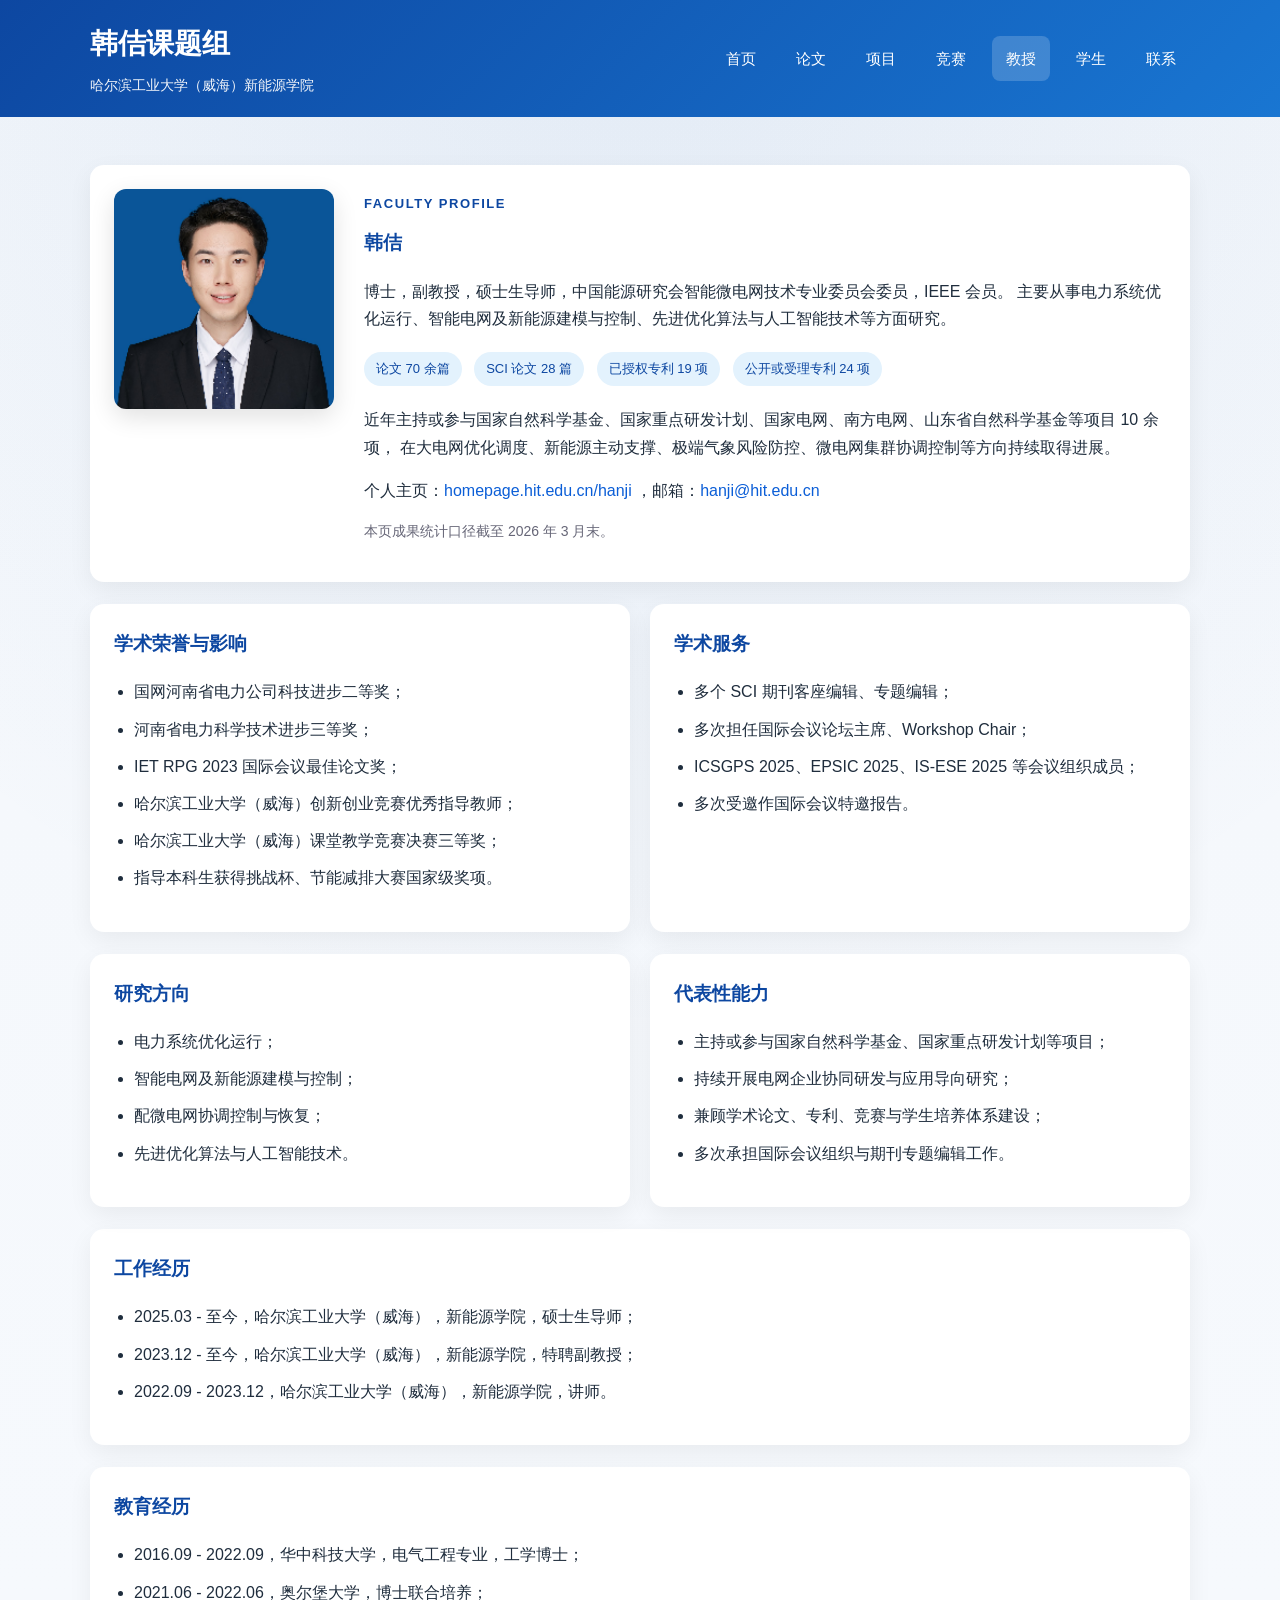
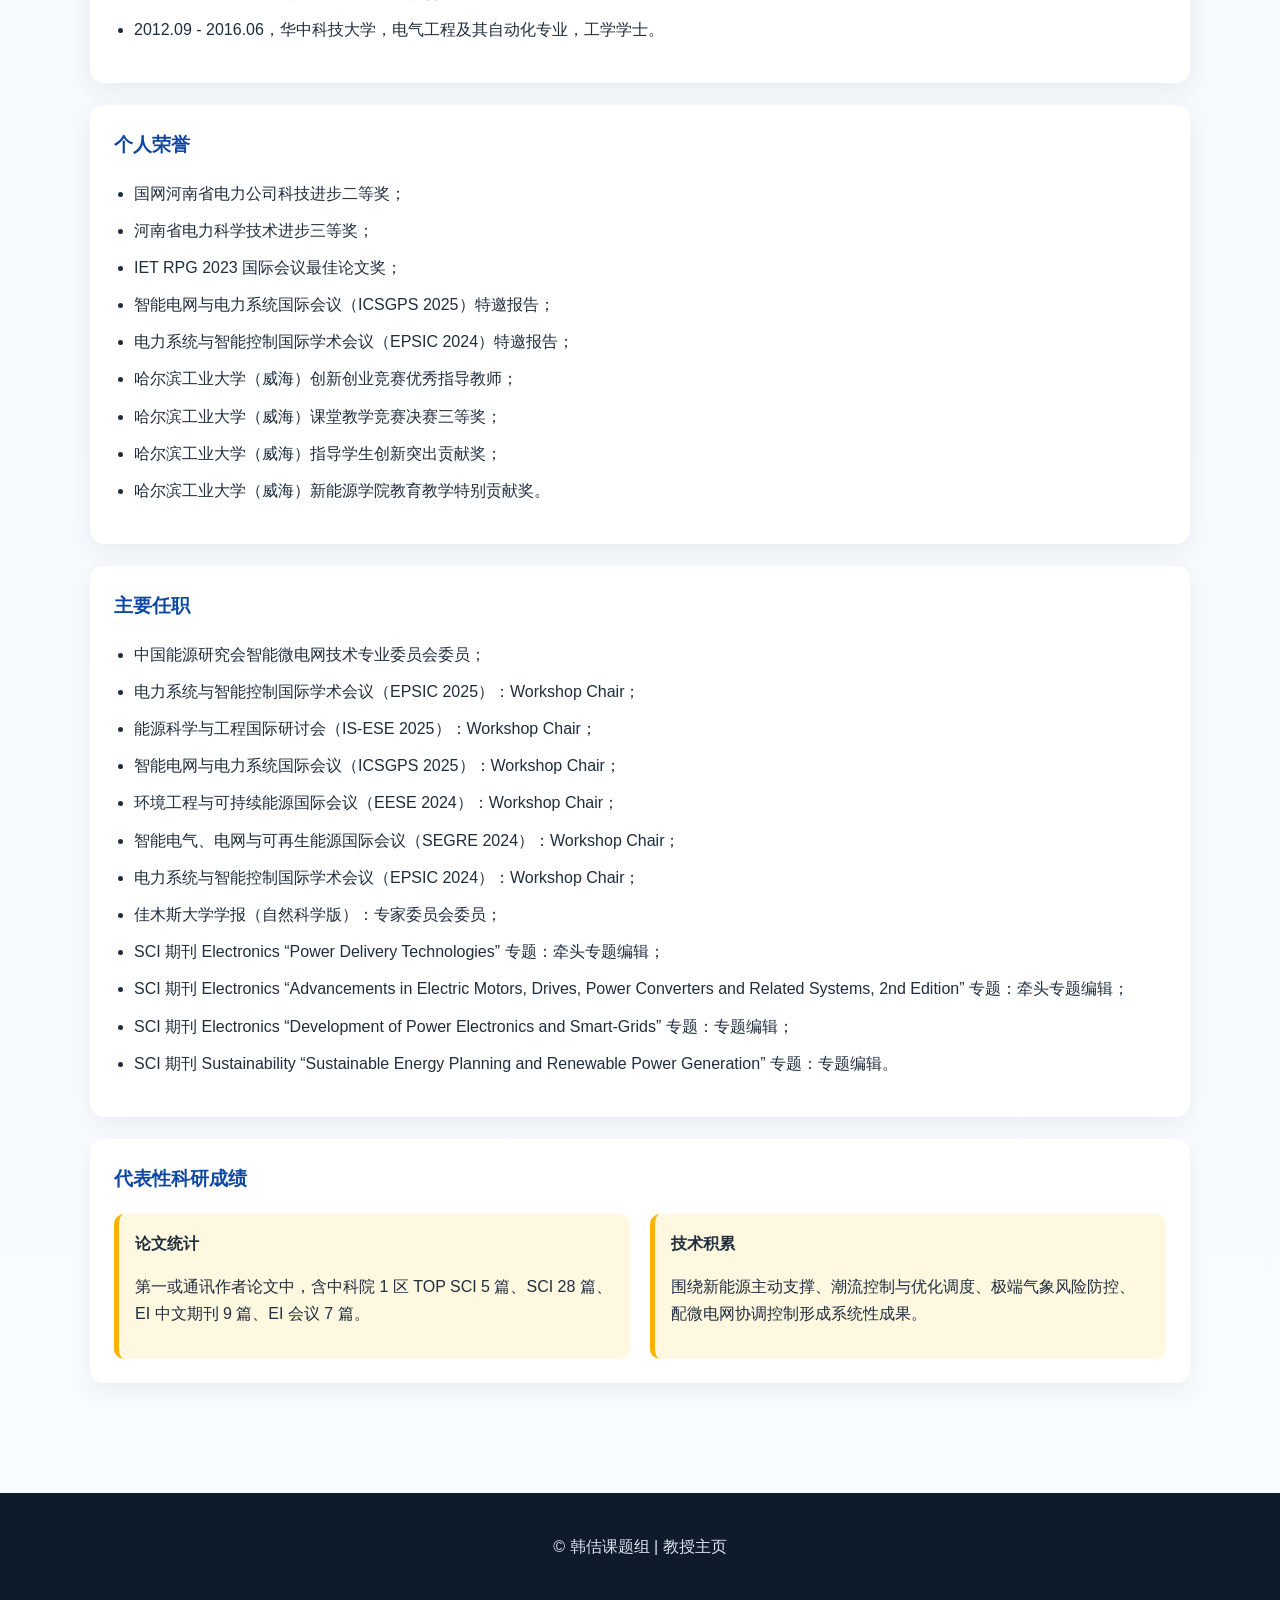
<file: professor.html>
<!DOCTYPE html>
<html lang="zh-CN">
<head>
  <meta charset="UTF-8">
  <meta name="viewport" content="width=device-width, initial-scale=1.0">
  <title>韩佶课题组 - 教授</title>
  <link rel="stylesheet" href="style.css">
</head>
<body>
  <header>
    <div class="container topbar">
      <div class="logo">
        <h1>韩佶课题组</h1>
        <p>哈尔滨工业大学（威海）新能源学院</p>
      </div>
      <nav>
        <a href="index.html">首页</a>
        <a href="papers.html">论文</a>
        <a href="projects.html">项目</a>
        <a href="competitions.html">竞赛</a>
        <a class="active" href="professor.html">教授</a>
        <a href="students.html">学生</a>
        <a href="contact.html">联系</a>
      </nav>
    </div>
  </header>

  <section class="section">
    <div class="container">
      <div class="card professor-profile">
        <div class="professor-photo">
          <img src="images/showHP.png" alt="韩佶老师照片">
        </div>
        <div class="professor-info">
          <span class="eyebrow">Faculty Profile</span>
          <h3>韩佶</h3>
          <p>
            博士，副教授，硕士生导师，中国能源研究会智能微电网技术专业委员会委员，IEEE 会员。
            主要从事电力系统优化运行、智能电网及新能源建模与控制、先进优化算法与人工智能技术等方面研究。
          </p>
          <div class="tag-row">
            <span class="tag">论文 70 余篇</span>
            <span class="tag">SCI 论文 28 篇</span>
            <span class="tag">已授权专利 19 项</span>
            <span class="tag">公开或受理专利 24 项</span>
          </div>
          <p>
            近年主持或参与国家自然科学基金、国家重点研发计划、国家电网、南方电网、山东省自然科学基金等项目 10 余项，
            在大电网优化调度、新能源主动支撑、极端气象风险防控、微电网集群协调控制等方向持续取得进展。
          </p>
          <p>
            个人主页：<a href="https://homepage.hit.edu.cn/hanji" target="_blank" rel="noopener noreferrer">homepage.hit.edu.cn/hanji</a>
            ，邮箱：<a href="mailto:hanji@hit.edu.cn">hanji@hit.edu.cn</a>
          </p>
          <p class="small">本页成果统计口径截至 2026 年 3 月末。</p>
        </div>
      </div>

      <div class="grid profile-grid">
        <div class="card">
          <h3>学术荣誉与影响</h3>
          <ul>
            <li>国网河南省电力公司科技进步二等奖；</li>
            <li>河南省电力科学技术进步三等奖；</li>
            <li>IET RPG 2023 国际会议最佳论文奖；</li>
            <li>哈尔滨工业大学（威海）创新创业竞赛优秀指导教师；</li>
            <li>哈尔滨工业大学（威海）课堂教学竞赛决赛三等奖；</li>
            <li>指导本科生获得挑战杯、节能减排大赛国家级奖项。</li>
          </ul>
        </div>

        <div class="card">
          <h3>学术服务</h3>
          <ul>
            <li>多个 SCI 期刊客座编辑、专题编辑；</li>
            <li>多次担任国际会议论坛主席、Workshop Chair；</li>
            <li>ICSGPS 2025、EPSIC 2025、IS-ESE 2025 等会议组织成员；</li>
            <li>多次受邀作国际会议特邀报告。</li>
          </ul>
        </div>
      </div>

      <div class="grid">
        <div class="card">
          <h3>研究方向</h3>
          <ul>
            <li>电力系统优化运行；</li>
            <li>智能电网及新能源建模与控制；</li>
            <li>配微电网协调控制与恢复；</li>
            <li>先进优化算法与人工智能技术。</li>
          </ul>
        </div>
        <div class="card">
          <h3>代表性能力</h3>
          <ul>
            <li>主持或参与国家自然科学基金、国家重点研发计划等项目；</li>
            <li>持续开展电网企业协同研发与应用导向研究；</li>
            <li>兼顾学术论文、专利、竞赛与学生培养体系建设；</li>
            <li>多次承担国际会议组织与期刊专题编辑工作。</li>
          </ul>
        </div>
      </div>

      <div class="card">
        <h3>工作经历</h3>
        <ul>
          <li>2025.03 - 至今，哈尔滨工业大学（威海），新能源学院，硕士生导师；</li>
          <li>2023.12 - 至今，哈尔滨工业大学（威海），新能源学院，特聘副教授；</li>
          <li>2022.09 - 2023.12，哈尔滨工业大学（威海），新能源学院，讲师。</li>
        </ul>
      </div>

      <div class="card">
        <h3>教育经历</h3>
        <ul>
          <li>2016.09 - 2022.09，华中科技大学，电气工程专业，工学博士；</li>
          <li>2021.06 - 2022.06，奥尔堡大学，博士联合培养；</li>
          <li>2012.09 - 2016.06，华中科技大学，电气工程及其自动化专业，工学学士。</li>
        </ul>
      </div>

      <div class="card">
        <h3>个人荣誉</h3>
        <ul>
          <li>国网河南省电力公司科技进步二等奖；</li>
          <li>河南省电力科学技术进步三等奖；</li>
          <li>IET RPG 2023 国际会议最佳论文奖；</li>
          <li>智能电网与电力系统国际会议（ICSGPS 2025）特邀报告；</li>
          <li>电力系统与智能控制国际学术会议（EPSIC 2024）特邀报告；</li>
          <li>哈尔滨工业大学（威海）创新创业竞赛优秀指导教师；</li>
          <li>哈尔滨工业大学（威海）课堂教学竞赛决赛三等奖；</li>
          <li>哈尔滨工业大学（威海）指导学生创新突出贡献奖；</li>
          <li>哈尔滨工业大学（威海）新能源学院教育教学特别贡献奖。</li>
        </ul>
      </div>

      <div class="card">
        <h3>主要任职</h3>
        <ul>
          <li>中国能源研究会智能微电网技术专业委员会委员；</li>
          <li>电力系统与智能控制国际学术会议（EPSIC 2025）：Workshop Chair；</li>
          <li>能源科学与工程国际研讨会（IS-ESE 2025）：Workshop Chair；</li>
          <li>智能电网与电力系统国际会议（ICSGPS 2025）：Workshop Chair；</li>
          <li>环境工程与可持续能源国际会议（EESE 2024）：Workshop Chair；</li>
          <li>智能电气、电网与可再生能源国际会议（SEGRE 2024）：Workshop Chair；</li>
          <li>电力系统与智能控制国际学术会议（EPSIC 2024）：Workshop Chair；</li>
          <li>佳木斯大学学报（自然科学版）：专家委员会委员；</li>
          <li>SCI 期刊 Electronics “Power Delivery Technologies” 专题：牵头专题编辑；</li>
          <li>SCI 期刊 Electronics “Advancements in Electric Motors, Drives, Power Converters and Related Systems, 2nd Edition” 专题：牵头专题编辑；</li>
          <li>SCI 期刊 Electronics “Development of Power Electronics and Smart-Grids” 专题：专题编辑；</li>
          <li>SCI 期刊 Sustainability “Sustainable Energy Planning and Renewable Power Generation” 专题：专题编辑。</li>
        </ul>
      </div>

      <div class="card">
        <h3>代表性科研成绩</h3>
        <div class="grid">
          <div class="notice">
            <strong>论文统计</strong>
            <p>第一或通讯作者论文中，含中科院 1 区 TOP SCI 5 篇、SCI 28 篇、EI 中文期刊 9 篇、EI 会议 7 篇。</p>
          </div>
          <div class="notice">
            <strong>技术积累</strong>
            <p>围绕新能源主动支撑、潮流控制与优化调度、极端气象风险防控、配微电网协调控制形成系统性成果。</p>
          </div>
        </div>
      </div>
    </div>
  </section>

  <footer class="footer">
    <div class="container">
      <p>© 韩佶课题组 | 教授主页</p>
    </div>
  </footer>
</body>
</html>
</file>
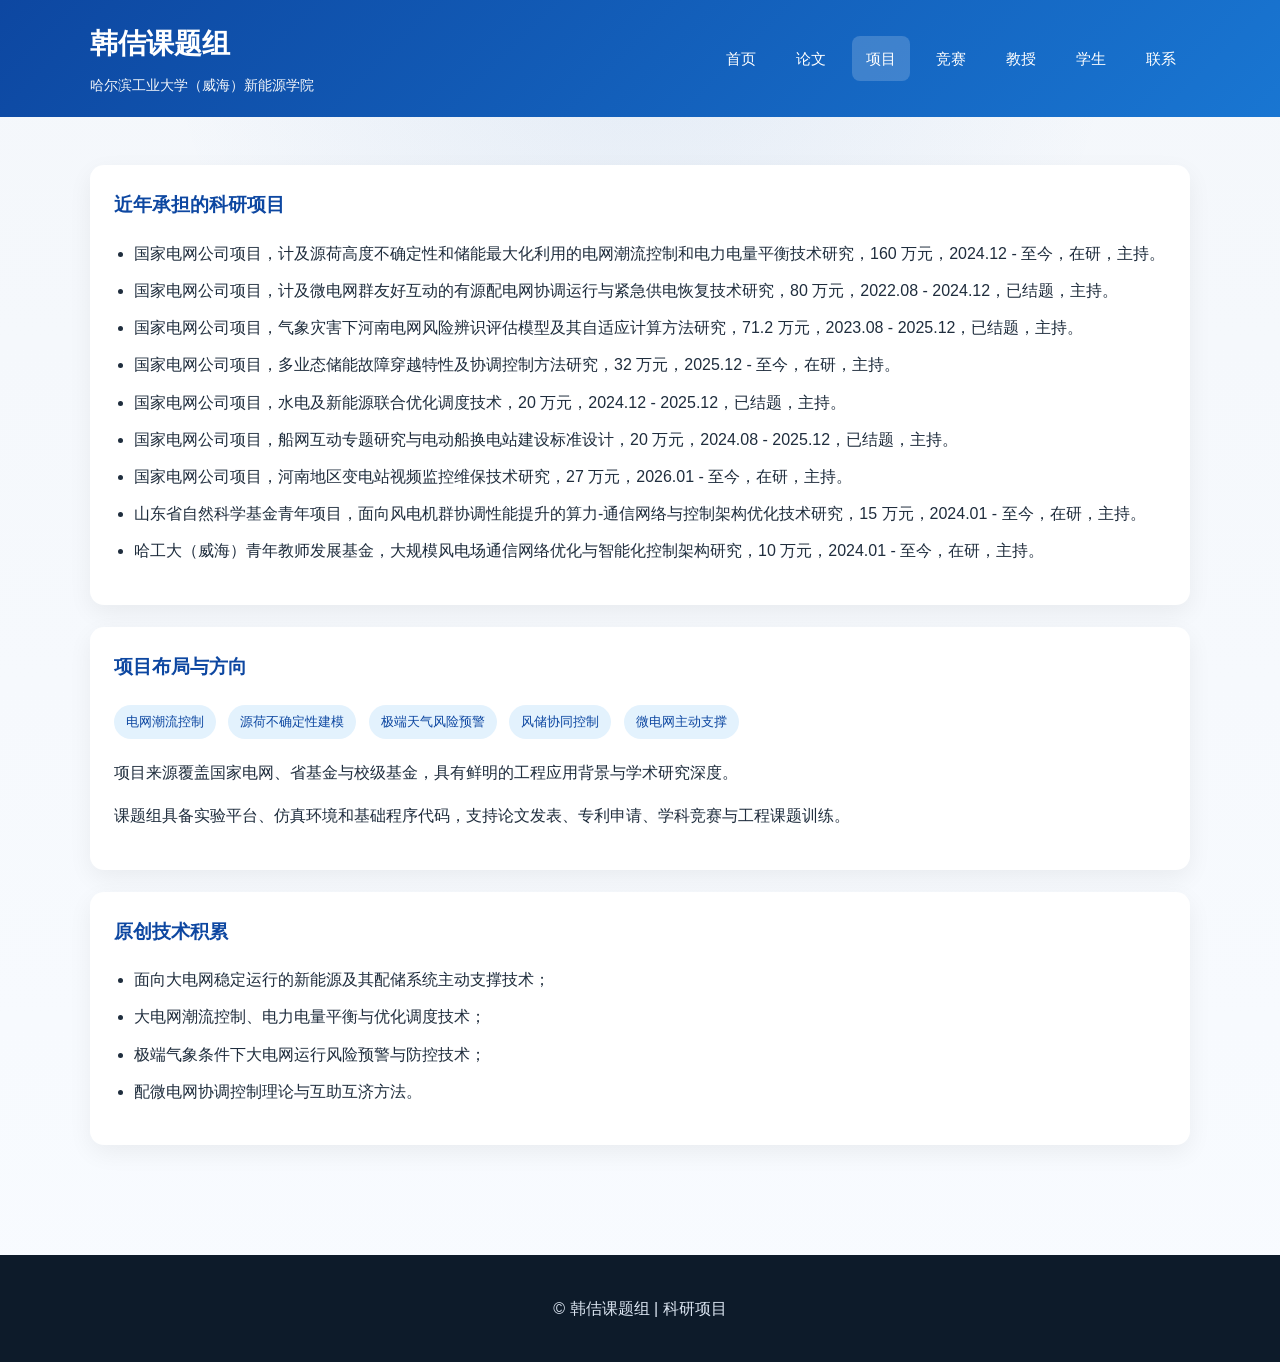
<file: projects.html>
<!DOCTYPE html>
<html lang="zh-CN">
<head>
  <meta charset="UTF-8">
  <meta name="viewport" content="width=device-width, initial-scale=1.0">
  <title>韩佶课题组 - 项目</title>
  <link rel="stylesheet" href="style.css">
</head>
<body>
  <header>
    <div class="container topbar">
      <div class="logo">
        <h1>韩佶课题组</h1>
        <p>哈尔滨工业大学（威海）新能源学院</p>
      </div>
      <nav>
        <a href="index.html">首页</a>
        <a href="papers.html">论文</a>
        <a class="active" href="projects.html">项目</a>
        <a href="competitions.html">竞赛</a>
        <a href="professor.html">教授</a>
        <a href="students.html">学生</a>
        <a href="contact.html">联系</a>
      </nav>
    </div>
  </header>

  <section class="section">
    <div class="container">
      <div class="card">
        <h3>近年承担的科研项目</h3>
        <ul>
          <li>国家电网公司项目，计及源荷高度不确定性和储能最大化利用的电网潮流控制和电力电量平衡技术研究，160 万元，2024.12 - 至今，在研，主持。</li>
          <li>国家电网公司项目，计及微电网群友好互动的有源配电网协调运行与紧急供电恢复技术研究，80 万元，2022.08 - 2024.12，已结题，主持。</li>
          <li>国家电网公司项目，气象灾害下河南电网风险辨识评估模型及其自适应计算方法研究，71.2 万元，2023.08 - 2025.12，已结题，主持。</li>
          <li>国家电网公司项目，多业态储能故障穿越特性及协调控制方法研究，32 万元，2025.12 - 至今，在研，主持。</li>
          <li>国家电网公司项目，水电及新能源联合优化调度技术，20 万元，2024.12 - 2025.12，已结题，主持。</li>
          <li>国家电网公司项目，船网互动专题研究与电动船换电站建设标准设计，20 万元，2024.08 - 2025.12，已结题，主持。</li>
          <li>国家电网公司项目，河南地区变电站视频监控维保技术研究，27 万元，2026.01 - 至今，在研，主持。</li>
          <li>山东省自然科学基金青年项目，面向风电机群协调性能提升的算力-通信网络与控制架构优化技术研究，15 万元，2024.01 - 至今，在研，主持。</li>
          <li>哈工大（威海）青年教师发展基金，大规模风电场通信网络优化与智能化控制架构研究，10 万元，2024.01 - 至今，在研，主持。</li>
        </ul>
      </div>

      <div class="card">
        <h3>项目布局与方向</h3>
        <div class="tag-row">
          <span class="tag">电网潮流控制</span>
          <span class="tag">源荷不确定性建模</span>
          <span class="tag">极端天气风险预警</span>
          <span class="tag">风储协同控制</span>
          <span class="tag">微电网主动支撑</span>
        </div>
        <p>项目来源覆盖国家电网、省基金与校级基金，具有鲜明的工程应用背景与学术研究深度。</p>
        <p>课题组具备实验平台、仿真环境和基础程序代码，支持论文发表、专利申请、学科竞赛与工程课题训练。</p>
      </div>

      <div class="card">
        <h3>原创技术积累</h3>
        <ul>
          <li>面向大电网稳定运行的新能源及其配储系统主动支撑技术；</li>
          <li>大电网潮流控制、电力电量平衡与优化调度技术；</li>
          <li>极端气象条件下大电网运行风险预警与防控技术；</li>
          <li>配微电网协调控制理论与互助互济方法。</li>
        </ul>
      </div>

    </div>
  </section>

  <footer class="footer">
    <div class="container">
      <p>© 韩佶课题组 | 科研项目</p>
    </div>
  </footer>
</body>
</html>
</file>
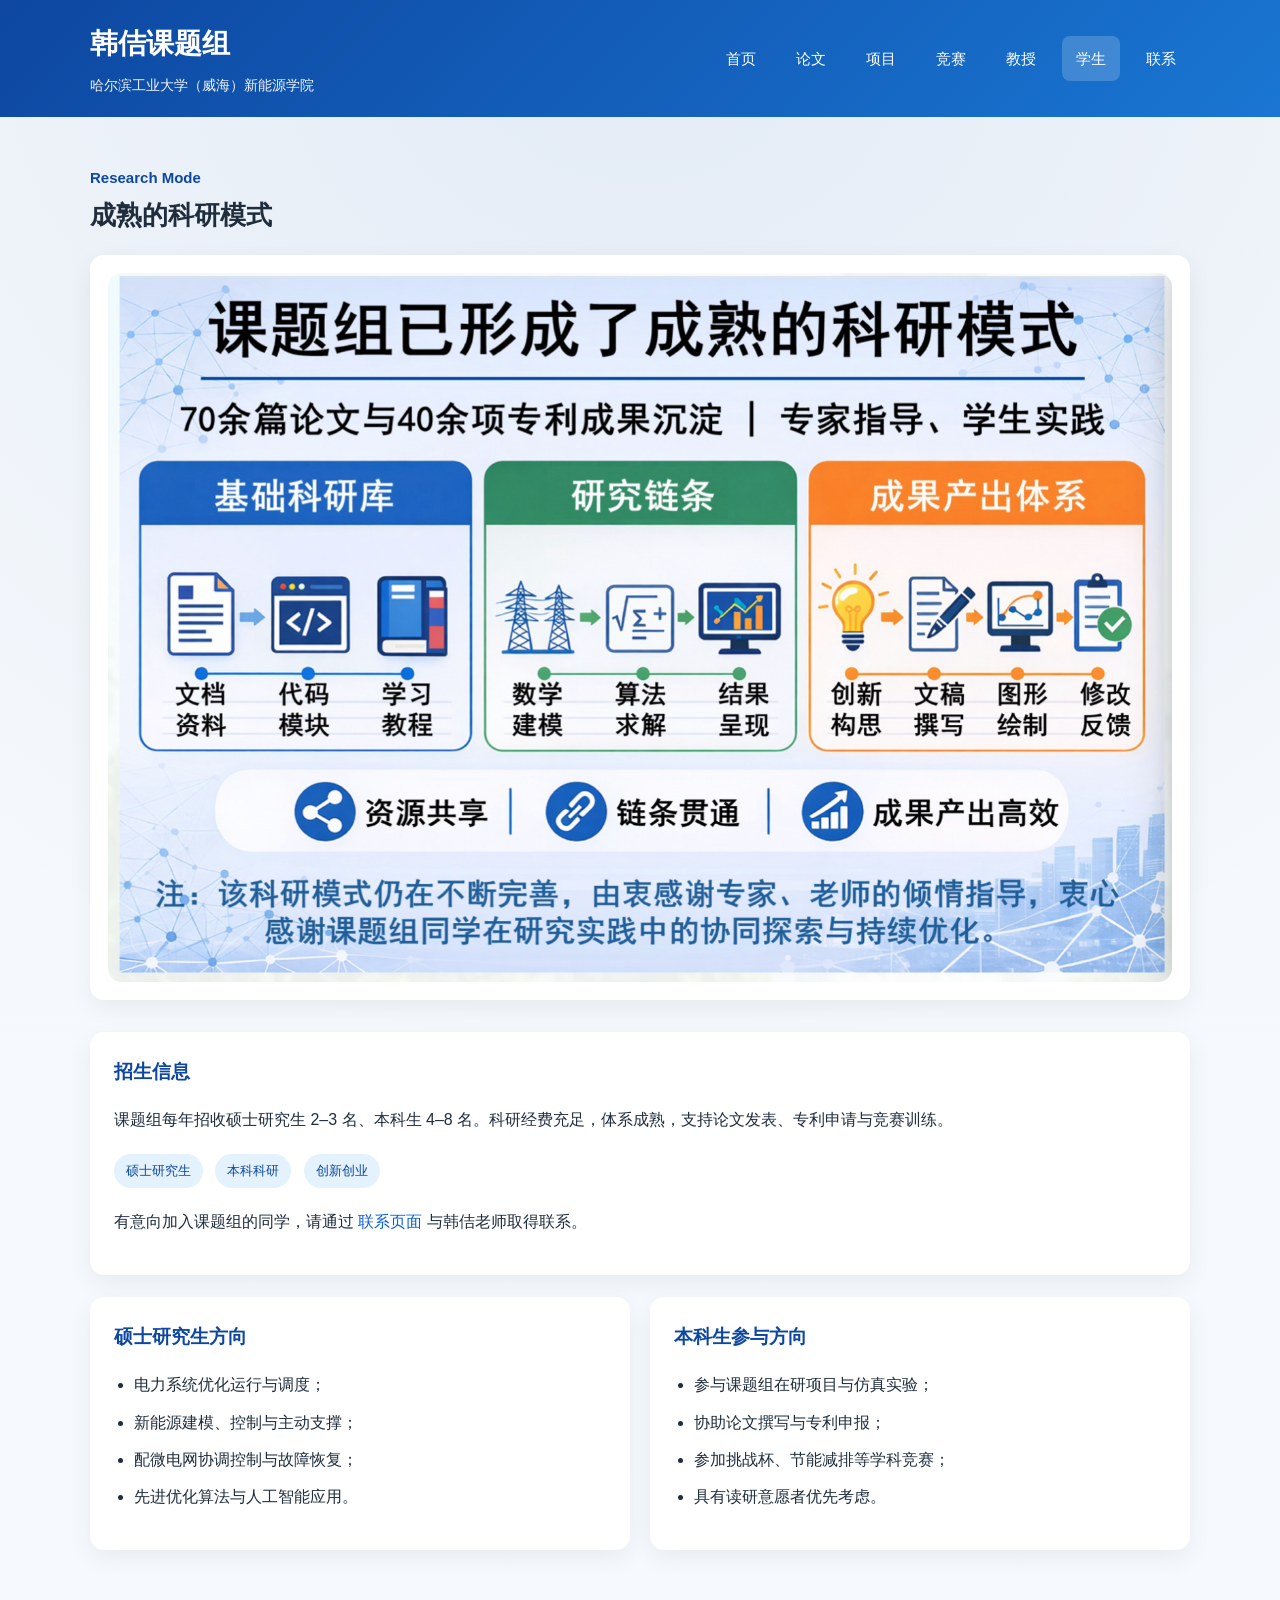
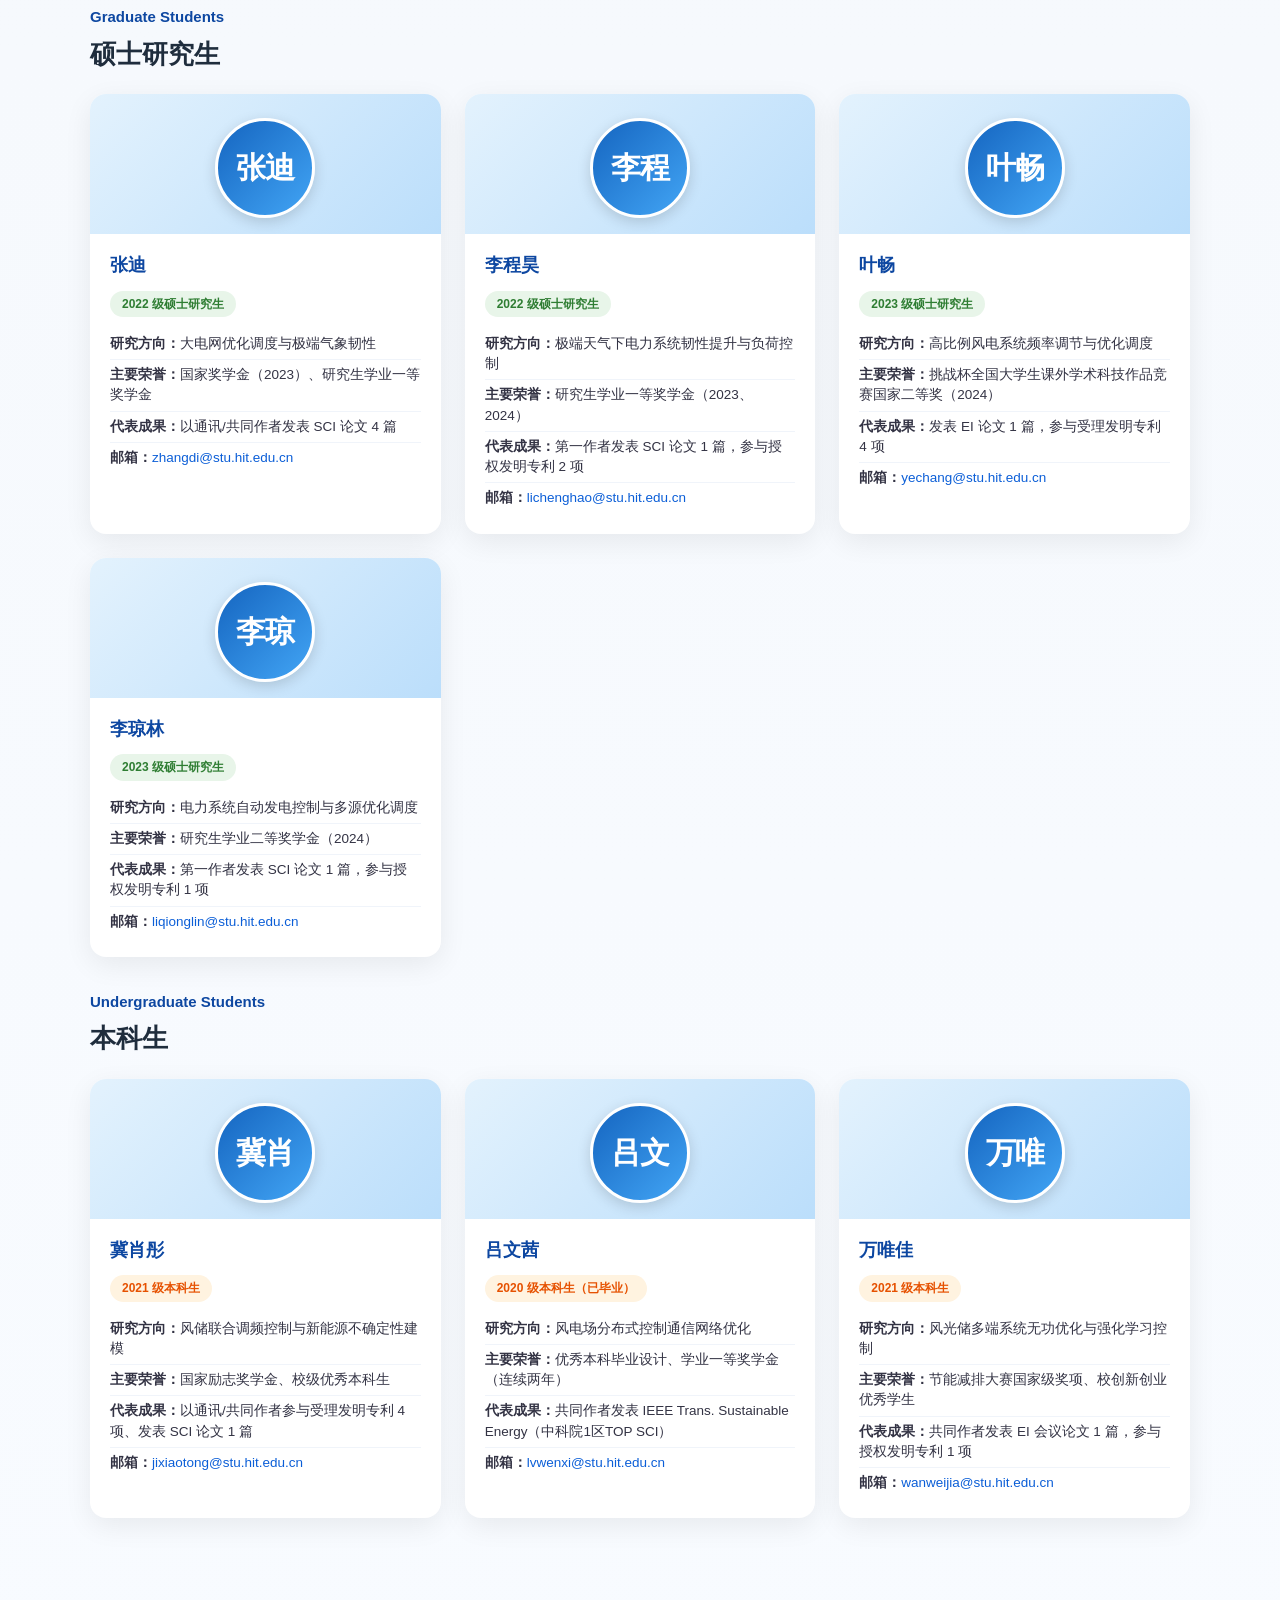
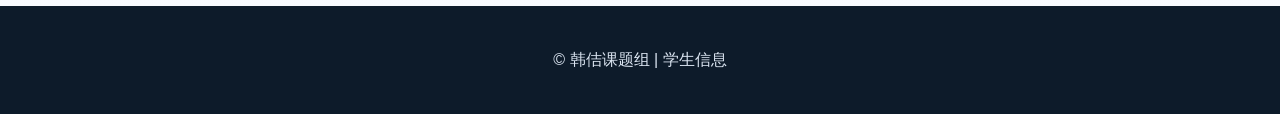
<file: students.html>
<!DOCTYPE html>
<html lang="zh-CN">
<head>
  <meta charset="UTF-8">
  <meta name="viewport" content="width=device-width, initial-scale=1.0">
  <title>韩佶课题组 - 学生</title>
  <link rel="stylesheet" href="style.css">
</head>
<body>
  <header>
    <div class="container topbar">
      <div class="logo">
        <h1>韩佶课题组</h1>
        <p>哈尔滨工业大学（威海）新能源学院</p>
      </div>
      <nav>
        <a href="index.html">首页</a>
        <a href="papers.html">论文</a>
        <a href="projects.html">项目</a>
        <a href="competitions.html">竞赛</a>
        <a href="professor.html">教授</a>
        <a class="active" href="students.html">学生</a>
        <a href="contact.html">联系</a>
      </nav>
    </div>
  </header>

  <section class="section">
    <div class="container">

      <div class="section-heading">
        <span>Research Mode</span>
        <h3>成熟的科研模式</h3>
      </div>
      <div class="card mode-card">
        <img src="images/group_mode.png" alt="韩佶课题组科研模式示意图">
      </div>

      <div class="card" style="margin-top: 32px;">
        <h3>招生信息</h3>
        <p>课题组每年招收硕士研究生 2–3 名、本科生 4–8 名。科研经费充足，体系成熟，支持论文发表、专利申请与竞赛训练。</p>
        <div class="tag-row">
          <span class="tag">硕士研究生</span>
          <span class="tag">本科科研</span>
          <span class="tag">创新创业</span>
        </div>
        <p>有意向加入课题组的同学，请通过 <a href="contact.html">联系页面</a> 与韩佶老师取得联系。</p>
      </div>

      <div class="grid">
        <div class="card">
          <h3>硕士研究生方向</h3>
          <ul>
            <li>电力系统优化运行与调度；</li>
            <li>新能源建模、控制与主动支撑；</li>
            <li>配微电网协调控制与故障恢复；</li>
            <li>先进优化算法与人工智能应用。</li>
          </ul>
        </div>
        <div class="card">
          <h3>本科生参与方向</h3>
          <ul>
            <li>参与课题组在研项目与仿真实验；</li>
            <li>协助论文撰写与专利申报；</li>
            <li>参加挑战杯、节能减排等学科竞赛；</li>
            <li>具有读研意愿者优先考虑。</li>
          </ul>
        </div>
      </div>

      <!-- 硕士研究生 -->
      <div class="section-heading" style="margin-top: 32px;">
        <span>Graduate Students</span>
        <h3>硕士研究生</h3>
      </div>
      <div class="students-grid">

        <div class="stu-card">
          <div class="stu-photo-wrap">
            <div class="stu-photo-placeholder">张迪</div>
          </div>
          <div class="stu-info">
            <h3 class="stu-name">张迪</h3>
            <span class="stu-badge badge-master">2022 级硕士研究生</span>
            <ul class="stu-list">
              <li><strong>研究方向：</strong>大电网优化调度与极端气象韧性</li>
              <li><strong>主要荣誉：</strong>国家奖学金（2023）、研究生学业一等奖学金</li>
              <li><strong>代表成果：</strong>以通讯/共同作者发表 SCI 论文 4 篇</li>
              <li><strong>邮箱：</strong><a href="mailto:zhangdi@stu.hit.edu.cn">zhangdi@stu.hit.edu.cn</a></li>
            </ul>
          </div>
        </div>

        <div class="stu-card">
          <div class="stu-photo-wrap">
            <div class="stu-photo-placeholder">李程</div>
          </div>
          <div class="stu-info">
            <h3 class="stu-name">李程昊</h3>
            <span class="stu-badge badge-master">2022 级硕士研究生</span>
            <ul class="stu-list">
              <li><strong>研究方向：</strong>极端天气下电力系统韧性提升与负荷控制</li>
              <li><strong>主要荣誉：</strong>研究生学业一等奖学金（2023、2024）</li>
              <li><strong>代表成果：</strong>第一作者发表 SCI 论文 1 篇，参与授权发明专利 2 项</li>
              <li><strong>邮箱：</strong><a href="mailto:lichenghao@stu.hit.edu.cn">lichenghao@stu.hit.edu.cn</a></li>
            </ul>
          </div>
        </div>

        <div class="stu-card">
          <div class="stu-photo-wrap">
            <div class="stu-photo-placeholder">叶畅</div>
          </div>
          <div class="stu-info">
            <h3 class="stu-name">叶畅</h3>
            <span class="stu-badge badge-master">2023 级硕士研究生</span>
            <ul class="stu-list">
              <li><strong>研究方向：</strong>高比例风电系统频率调节与优化调度</li>
              <li><strong>主要荣誉：</strong>挑战杯全国大学生课外学术科技作品竞赛国家二等奖（2024）</li>
              <li><strong>代表成果：</strong>发表 EI 论文 1 篇，参与受理发明专利 4 项</li>
              <li><strong>邮箱：</strong><a href="mailto:yechang@stu.hit.edu.cn">yechang@stu.hit.edu.cn</a></li>
            </ul>
          </div>
        </div>

        <div class="stu-card">
          <div class="stu-photo-wrap">
            <div class="stu-photo-placeholder">李琼</div>
          </div>
          <div class="stu-info">
            <h3 class="stu-name">李琼林</h3>
            <span class="stu-badge badge-master">2023 级硕士研究生</span>
            <ul class="stu-list">
              <li><strong>研究方向：</strong>电力系统自动发电控制与多源优化调度</li>
              <li><strong>主要荣誉：</strong>研究生学业二等奖学金（2024）</li>
              <li><strong>代表成果：</strong>第一作者发表 SCI 论文 1 篇，参与授权发明专利 1 项</li>
              <li><strong>邮箱：</strong><a href="mailto:liqionglin@stu.hit.edu.cn">liqionglin@stu.hit.edu.cn</a></li>
            </ul>
          </div>
        </div>

      </div>

      <!-- 本科生 -->
      <div class="section-heading" style="margin-top: 32px;">
        <span>Undergraduate Students</span>
        <h3>本科生</h3>
      </div>
      <div class="students-grid">

        <div class="stu-card">
          <div class="stu-photo-wrap">
            <div class="stu-photo-placeholder">冀肖</div>
          </div>
          <div class="stu-info">
            <h3 class="stu-name">冀肖彤</h3>
            <span class="stu-badge badge-undergrad">2021 级本科生</span>
            <ul class="stu-list">
              <li><strong>研究方向：</strong>风储联合调频控制与新能源不确定性建模</li>
              <li><strong>主要荣誉：</strong>国家励志奖学金、校级优秀本科生</li>
              <li><strong>代表成果：</strong>以通讯/共同作者参与受理发明专利 4 项、发表 SCI 论文 1 篇</li>
              <li><strong>邮箱：</strong><a href="mailto:jixiaotong@stu.hit.edu.cn">jixiaotong@stu.hit.edu.cn</a></li>
            </ul>
          </div>
        </div>

        <div class="stu-card">
          <div class="stu-photo-wrap">
            <div class="stu-photo-placeholder">吕文</div>
          </div>
          <div class="stu-info">
            <h3 class="stu-name">吕文茜</h3>
            <span class="stu-badge badge-undergrad">2020 级本科生（已毕业）</span>
            <ul class="stu-list">
              <li><strong>研究方向：</strong>风电场分布式控制通信网络优化</li>
              <li><strong>主要荣誉：</strong>优秀本科毕业设计、学业一等奖学金（连续两年）</li>
              <li><strong>代表成果：</strong>共同作者发表 IEEE Trans. Sustainable Energy（中科院1区TOP SCI）</li>
              <li><strong>邮箱：</strong><a href="mailto:lvwenxi@stu.hit.edu.cn">lvwenxi@stu.hit.edu.cn</a></li>
            </ul>
          </div>
        </div>

        <div class="stu-card">
          <div class="stu-photo-wrap">
            <div class="stu-photo-placeholder">万唯</div>
          </div>
          <div class="stu-info">
            <h3 class="stu-name">万唯佳</h3>
            <span class="stu-badge badge-undergrad">2021 级本科生</span>
            <ul class="stu-list">
              <li><strong>研究方向：</strong>风光储多端系统无功优化与强化学习控制</li>
              <li><strong>主要荣誉：</strong>节能减排大赛国家级奖项、校创新创业优秀学生</li>
              <li><strong>代表成果：</strong>共同作者发表 EI 会议论文 1 篇，参与授权发明专利 1 项</li>
              <li><strong>邮箱：</strong><a href="mailto:wanweijia@stu.hit.edu.cn">wanweijia@stu.hit.edu.cn</a></li>
            </ul>
          </div>
        </div>

      </div>

    </div>
  </section>

  <footer class="footer">
    <div class="container">
      <p>© 韩佶课题组 | 学生信息</p>
    </div>
  </footer>
</body>
</html>
</file>
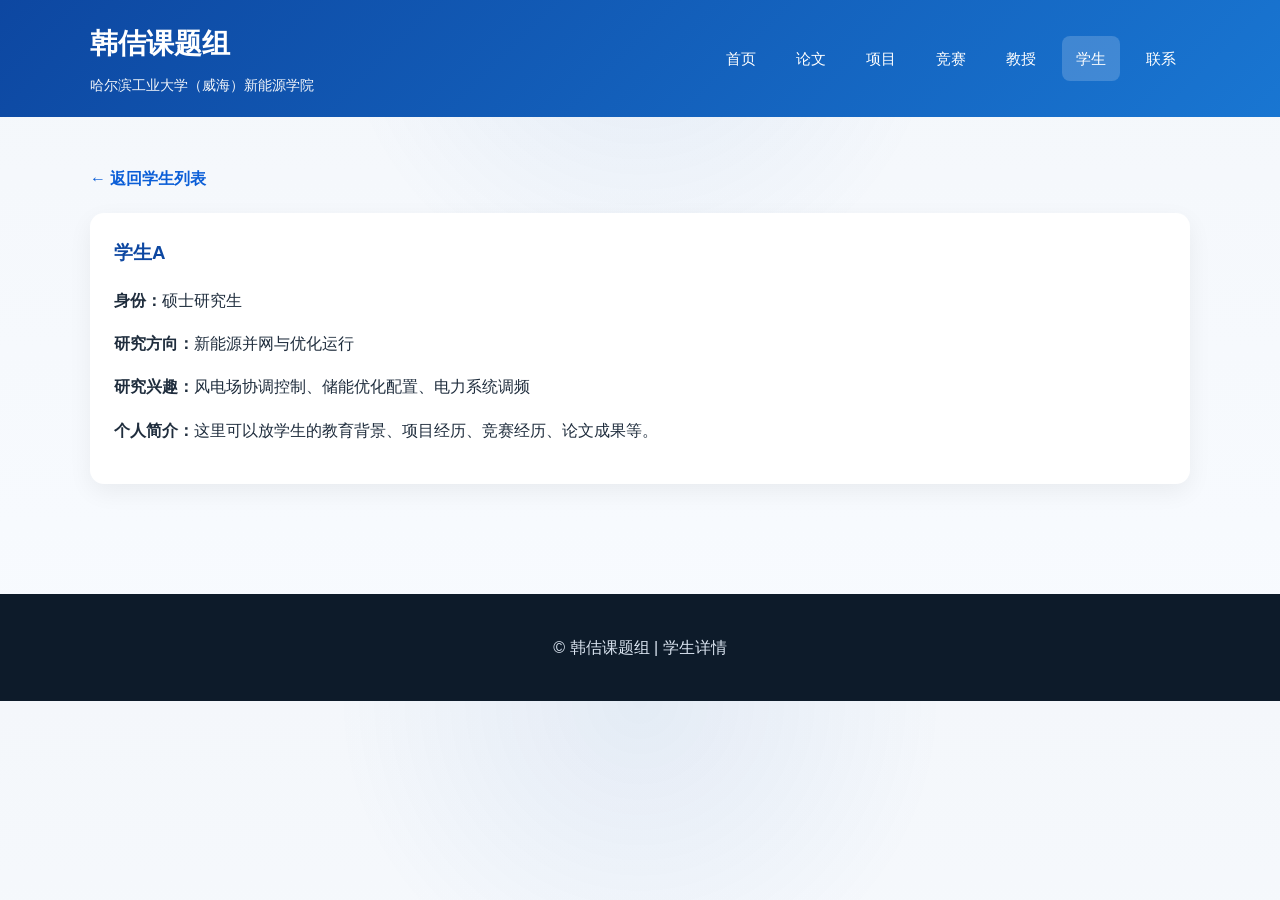
<file: students/stu1.html>
<!DOCTYPE html>
<html lang="zh-CN">
<head>
  <meta charset="UTF-8">
  <meta name="viewport" content="width=device-width, initial-scale=1.0">
  <title>学生A - 韩佶课题组</title>
  <link rel="stylesheet" href="../style.css">
</head>
<body>
  <header>
    <div class="container topbar">
      <div class="logo">
        <h1>韩佶课题组</h1>
        <p>哈尔滨工业大学（威海）新能源学院</p>
      </div>
      <nav>
        <a href="../index.html">首页</a>
        <a href="../papers.html">论文</a>
        <a href="../projects.html">项目</a>
        <a href="../competitions.html">竞赛</a>
        <a href="../professor.html">教授</a>
        <a class="active" href="../students.html">学生</a>
        <a href="../contact.html">联系</a>
      </nav>
    </div>
  </header>

  <section class="section">
    <div class="container">
      <a class="back-link" href="../students.html">← 返回学生列表</a>
      <div class="card">
        <h3>学生A</h3>
        <p><strong>身份：</strong>硕士研究生</p>
        <p><strong>研究方向：</strong>新能源并网与优化运行</p>
        <p><strong>研究兴趣：</strong>风电场协调控制、储能优化配置、电力系统调频</p>
        <p><strong>个人简介：</strong>这里可以放学生的教育背景、项目经历、竞赛经历、论文成果等。</p>
      </div>
    </div>
  </section>

  <footer class="footer">
    <div class="container">
      <p>© 韩佶课题组 | 学生详情</p>
    </div>
  </footer>
</body>
</html>
</file>
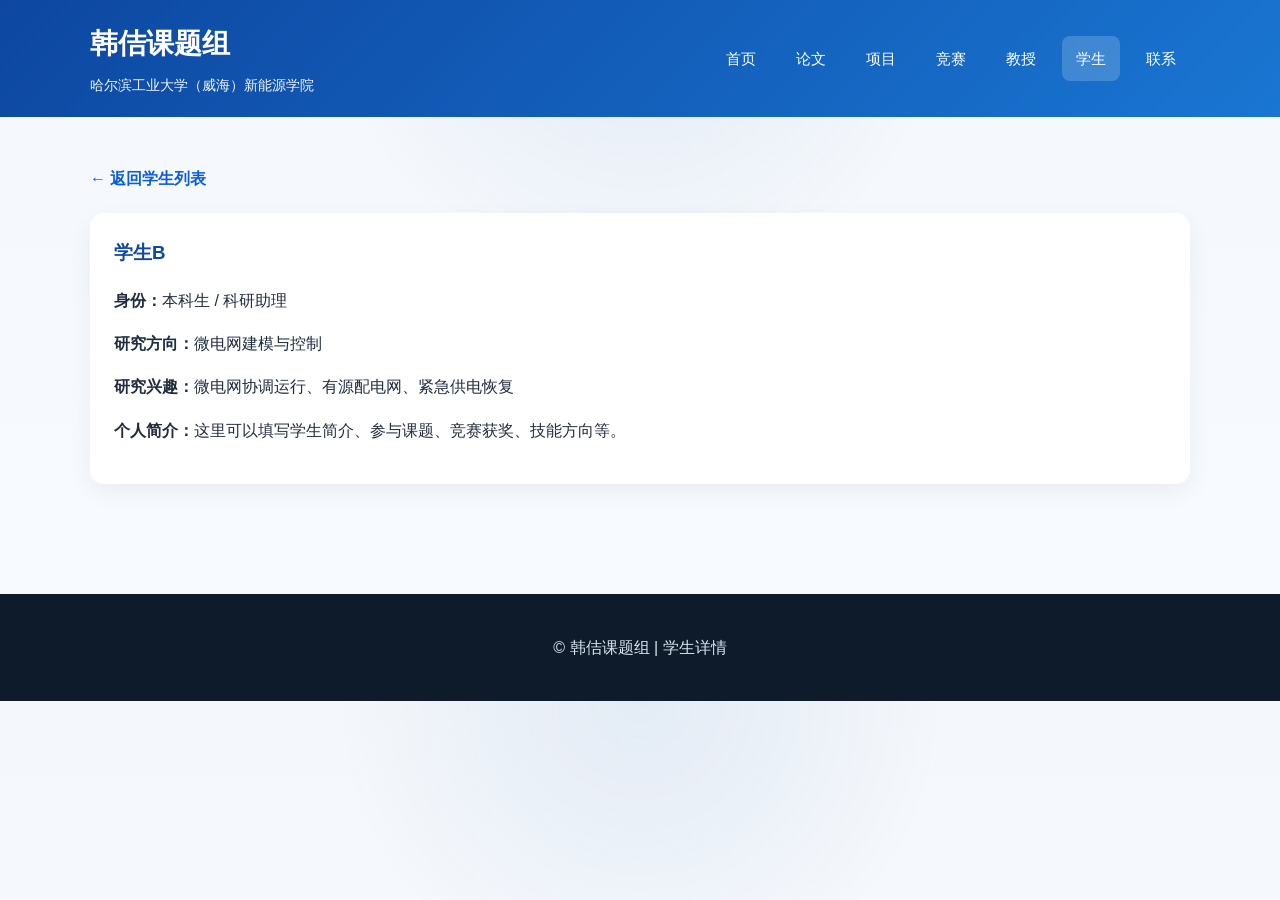
<file: students/stu2.html>
<!DOCTYPE html>
<html lang="zh-CN">
<head>
  <meta charset="UTF-8">
  <meta name="viewport" content="width=device-width, initial-scale=1.0">
  <title>学生B - 韩佶课题组</title>
  <link rel="stylesheet" href="../style.css">
</head>
<body>
  <header>
    <div class="container topbar">
      <div class="logo">
        <h1>韩佶课题组</h1>
        <p>哈尔滨工业大学（威海）新能源学院</p>
      </div>
      <nav>
        <a href="../index.html">首页</a>
        <a href="../papers.html">论文</a>
        <a href="../projects.html">项目</a>
        <a href="../competitions.html">竞赛</a>
        <a href="../professor.html">教授</a>
        <a class="active" href="../students.html">学生</a>
        <a href="../contact.html">联系</a>
      </nav>
    </div>
  </header>

  <section class="section">
    <div class="container">
      <a class="back-link" href="../students.html">← 返回学生列表</a>
      <div class="card">
        <h3>学生B</h3>
        <p><strong>身份：</strong>本科生 / 科研助理</p>
        <p><strong>研究方向：</strong>微电网建模与控制</p>
        <p><strong>研究兴趣：</strong>微电网协调运行、有源配电网、紧急供电恢复</p>
        <p><strong>个人简介：</strong>这里可以填写学生简介、参与课题、竞赛获奖、技能方向等。</p>
      </div>
    </div>
  </section>

  <footer class="footer">
    <div class="container">
      <p>© 韩佶课题组 | 学生详情</p>
    </div>
  </footer>
</body>
</html>
</file>
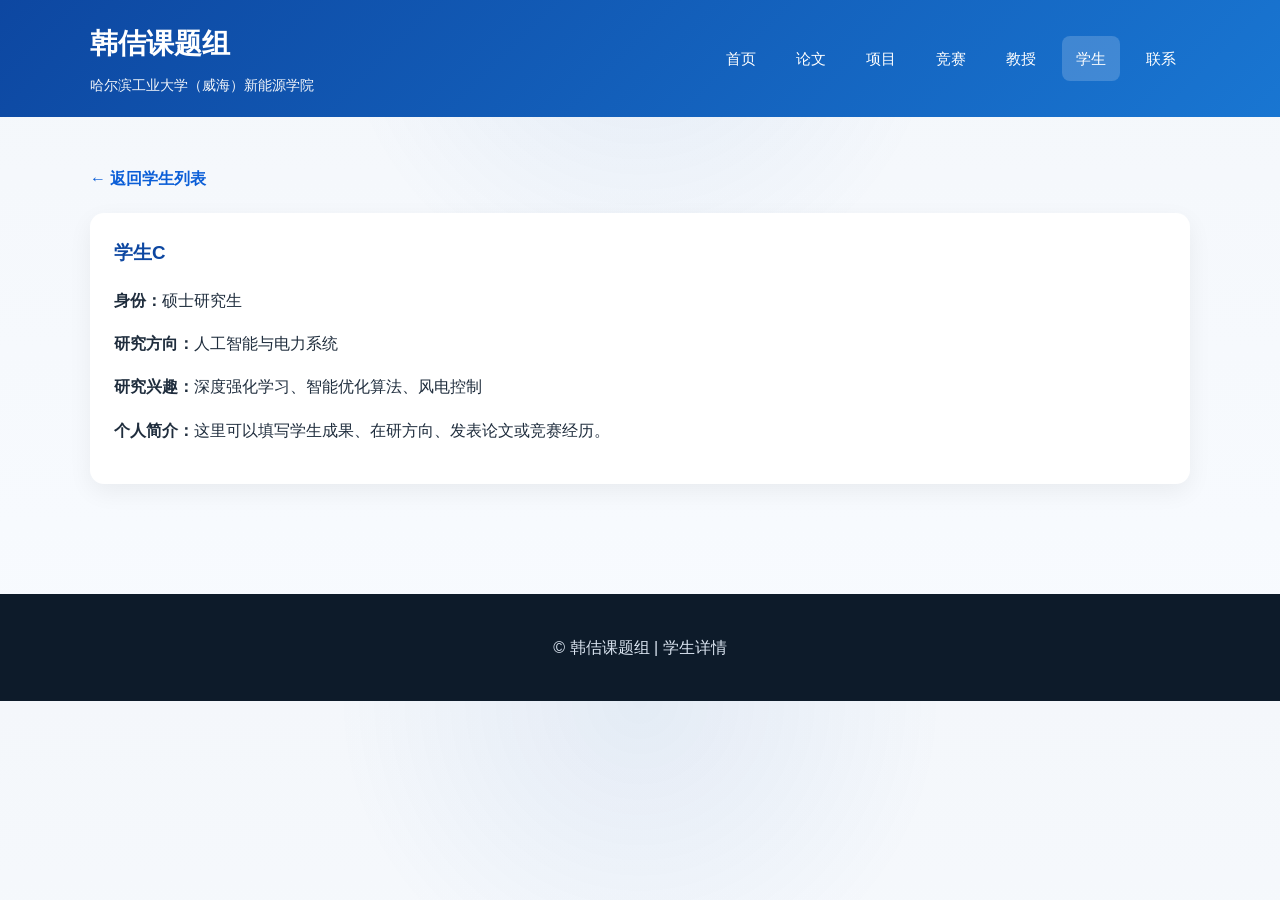
<file: students/stu3.html>
<!DOCTYPE html>
<html lang="zh-CN">
<head>
  <meta charset="UTF-8">
  <meta name="viewport" content="width=device-width, initial-scale=1.0">
  <title>学生C - 韩佶课题组</title>
  <link rel="stylesheet" href="../style.css">
</head>
<body>
  <header>
    <div class="container topbar">
      <div class="logo">
        <h1>韩佶课题组</h1>
        <p>哈尔滨工业大学（威海）新能源学院</p>
      </div>
      <nav>
        <a href="../index.html">首页</a>
        <a href="../papers.html">论文</a>
        <a href="../projects.html">项目</a>
        <a href="../competitions.html">竞赛</a>
        <a href="../professor.html">教授</a>
        <a class="active" href="../students.html">学生</a>
        <a href="../contact.html">联系</a>
      </nav>
    </div>
  </header>

  <section class="section">
    <div class="container">
      <a class="back-link" href="../students.html">← 返回学生列表</a>
      <div class="card">
        <h3>学生C</h3>
        <p><strong>身份：</strong>硕士研究生</p>
        <p><strong>研究方向：</strong>人工智能与电力系统</p>
        <p><strong>研究兴趣：</strong>深度强化学习、智能优化算法、风电控制</p>
        <p><strong>个人简介：</strong>这里可以填写学生成果、在研方向、发表论文或竞赛经历。</p>
      </div>
    </div>
  </section>

  <footer class="footer">
    <div class="container">
      <p>© 韩佶课题组 | 学生详情</p>
    </div>
  </footer>
</body>
</html>
</file>
<file: style.css>
html {
  scroll-behavior: smooth;
}

* {
  box-sizing: border-box;
}

body {
  margin: 0;
  font-family: "Microsoft YaHei", "PingFang SC", Arial, sans-serif;
  background:
    radial-gradient(circle at top, rgba(26, 95, 180, 0.08), transparent 32%),
    linear-gradient(180deg, #f4f7fb 0%, #f8fbff 100%);
  color: #1f2d3d;
  line-height: 1.7;
}

a {
  text-decoration: none;
  color: #0b5ed7;
}

header {
  background: linear-gradient(135deg, #0d47a1, #1976d2);
  color: white;
  padding: 20px 0;
}

.container {
  width: 90%;
  max-width: 1100px;
  margin: 0 auto;
}

.topbar {
  display: flex;
  justify-content: space-between;
  align-items: center;
  gap: 20px;
  flex-wrap: wrap;
}

.logo h1 {
  margin: 0;
  font-size: 28px;
}

.logo p {
  margin: 6px 0 0;
  font-size: 14px;
  opacity: 0.95;
}

nav {
  display: flex;
  gap: 12px;
  flex-wrap: wrap;
}

nav a {
  color: white;
  padding: 10px 14px;
  border-radius: 8px;
  transition: 0.25s;
  font-size: 15px;
}

nav a:hover,
nav a.active {
  background: rgba(255, 255, 255, 0.18);
}

.hero {
  padding: 64px 0;
  background:
    linear-gradient(rgba(255, 255, 255, 0.88), rgba(244, 248, 253, 0.92)),
    url("images/hit-campus-bg.png") center/cover no-repeat;
}

.hero-layout {
  display: grid;
  grid-template-columns: minmax(0, 1.05fr) minmax(360px, 0.95fr);
  gap: 42px;
  align-items: center;
}

.hero h2 {
  font-size: 42px;
  margin-bottom: 16px;
  color: #0d47a1;
  line-height: 1.25;
}

.hero p {
  font-size: 18px;
  color: #445;
  max-width: 850px;
}

.eyebrow {
  display: inline-block;
  margin-bottom: 12px;
  color: #0d47a1;
  font-size: 13px;
  font-weight: bold;
  letter-spacing: 0.12em;
  text-transform: uppercase;
}

.hero-metrics {
  display: grid;
  grid-template-columns: repeat(2, minmax(0, 1fr));
  gap: 14px;
  margin: 26px 0 12px;
}

.metric-card {
  background: rgba(255, 255, 255, 0.82);
  border: 1px solid rgba(13, 71, 161, 0.1);
  border-radius: 16px;
  padding: 16px 18px;
  box-shadow: 0 12px 32px rgba(13, 71, 161, 0.08);
}

.metric-card strong {
  display: block;
  color: #0d47a1;
  font-size: 28px;
  line-height: 1.1;
}

.metric-card span {
  display: block;
  margin-top: 6px;
  color: #526070;
  font-size: 14px;
}

.button-secondary {
  background: white;
  color: #0d47a1;
  border: 1px solid rgba(13, 71, 161, 0.18);
}

.button-secondary:hover {
  background: #eef4fb;
}

.hero-logo {
  max-width: 260px;
  width: 100%;
  margin-bottom: 18px;
  background: white;
  border-radius: 12px;
  padding: 10px 12px;
}

.hero-visual-copy h3 {
  margin: 0 0 10px;
  font-size: 26px;
}

.hero-visual-copy p {
  color: rgba(255, 255, 255, 0.9);
  font-size: 15.5px;
}

.hero-list {
  margin: 14px 0 0;
  padding-left: 20px;
}

.hero-list li {
  color: rgba(255, 255, 255, 0.94);
}

.hero-note {
  margin-top: 14px;
  font-size: 13px;
  color: rgba(255, 255, 255, 0.68);
}

.team-hero-card {
  overflow: hidden;
  border-radius: 24px;
  background: white;
  box-shadow: 0 24px 48px rgba(13, 71, 161, 0.18);
}

.team-hero-card img {
  width: 100%;
  height: 520px;
  object-fit: cover;
  object-position: center;
  display: block;
}

.team-hero-caption {
  padding: 20px 22px 24px;
  background: linear-gradient(180deg, #f8fbff 0%, #eef4fb 100%);
}

.team-hero-caption p {
  margin: 0;
  font-size: 15px;
  color: #516071;
}

.hero-photo-strip {
  width: 90%;
  max-width: 1100px;
  margin: 36px auto 0;
  border-radius: 20px;
  overflow: hidden;
  box-shadow: 0 20px 48px rgba(13, 71, 161, 0.15);
}

.hero-photo-strip img {
  width: 100%;
  display: block;
}

.home-visual {
  position: relative;
  min-height: 360px;
  border-radius: 8px;
  overflow: hidden;
  padding: 30px;
  color: white;
  box-shadow: 0 18px 40px rgba(13, 71, 161, 0.18);
  background:
    linear-gradient(135deg, rgba(13, 71, 161, 0.94), rgba(25, 118, 210, 0.9)),
    repeating-linear-gradient(90deg, rgba(255, 255, 255, 0.12) 0 1px, transparent 1px 54px),
    repeating-linear-gradient(0deg, rgba(255, 255, 255, 0.12) 0 1px, transparent 1px 54px);
  display: flex;
  flex-direction: column;
  justify-content: space-between;
}

.home-visual::before {
  content: "";
  position: absolute;
  width: 210px;
  height: 210px;
  right: -58px;
  top: -58px;
  border: 42px solid rgba(255, 255, 255, 0.12);
  border-radius: 50%;
}

.home-visual::after {
  content: "";
  position: absolute;
  width: 170px;
  height: 170px;
  left: -64px;
  bottom: -64px;
  border: 34px solid rgba(255, 255, 255, 0.1);
  border-radius: 50%;
}

.visual-title,
.focus-grid,
.feature-panel {
  position: relative;
  z-index: 1;
}

.visual-title span {
  display: inline-block;
  margin-bottom: 10px;
  color: rgba(255, 255, 255, 0.76);
  font-size: 13px;
  font-weight: bold;
  letter-spacing: 0.08em;
  text-transform: uppercase;
}

.visual-title h3 {
  margin: 0;
  max-width: 360px;
  font-size: 28px;
  line-height: 1.35;
}

.focus-grid {
  display: grid;
  grid-template-columns: repeat(2, minmax(0, 1fr));
  gap: 12px;
  margin: 28px 0;
}

.focus-grid span {
  min-height: 62px;
  border: 1px solid rgba(255, 255, 255, 0.28);
  border-radius: 8px;
  padding: 12px 14px;
  background: rgba(255, 255, 255, 0.1);
  display: flex;
  align-items: center;
  font-size: 15px;
}

.feature-panel h3 {
  margin: 0 0 8px;
  font-size: 22px;
}

.feature-panel p {
  margin: 0;
  max-width: none;
  color: rgba(255, 255, 255, 0.94);
  font-size: 15.5px;
  line-height: 1.8;
}

.section {
  padding: 48px 0;
}

.card {
  background: white;
  border-radius: 14px;
  padding: 24px;
  box-shadow: 0 8px 24px rgba(0, 0, 0, 0.06);
  margin-bottom: 22px;
}

.card h3 {
  margin-top: 0;
  color: #0d47a1;
}

.news-card {
  background: white;
  border-radius: 8px;
  padding: 30px 34px;
  box-shadow: 0 8px 24px rgba(0, 0, 0, 0.06);
}

.section-tint {
  background: linear-gradient(180deg, rgba(13, 71, 161, 0.05), rgba(13, 71, 161, 0.02));
}

.highlight-grid,
.research-grid,
.profile-grid {
  align-items: stretch;
}

.highlight-card,
.research-card {
  border: 1px solid rgba(13, 71, 161, 0.08);
}

.tag-row {
  margin-top: 14px;
}

.project-list {
  display: grid;
  gap: 16px;
}

.project-item {
  display: grid;
  grid-template-columns: 120px minmax(0, 1fr);
  gap: 18px;
  padding: 20px 22px;
  border-radius: 16px;
  background: white;
  box-shadow: 0 10px 28px rgba(0, 0, 0, 0.06);
  border-left: 5px solid #0d47a1;
}

.project-item strong {
  color: #0d47a1;
  font-size: 24px;
  line-height: 1.2;
}

.project-item h4 {
  margin: 0 0 6px;
  color: #1f2d3d;
  font-size: 18px;
}

.project-item p {
  margin: 0;
  color: #556273;
}

.quick-card {
  display: flex;
  flex-direction: column;
  justify-content: space-between;
}

.mode-card {
  padding: 18px;
}

.mode-card img {
  width: 100%;
  display: block;
  border-radius: 14px;
}

.competition-hero {
  display: grid;
  grid-template-columns: minmax(0, 1.25fr) minmax(280px, 0.75fr);
  gap: 24px;
  align-items: stretch;
}

.competition-copy h3 {
  margin-bottom: 12px;
}

.competition-side {
  display: flex;
}

.competition-side .notice {
  width: 100%;
}

.section-heading {
  margin-bottom: 18px;
}

.section-heading span {
  display: block;
  color: #0d47a1;
  font-size: 15px;
  font-weight: bold;
}

.section-heading h3 {
  margin: 2px 0 0;
  color: #1f2d3d;
  font-size: 26px;
}

.news-item {
  display: grid;
  grid-template-columns: 88px minmax(0, 1fr) auto;
  gap: 18px;
  align-items: baseline;
  padding: 14px 0;
  border-bottom: 1px solid #e8eef5;
}

.news-item:last-child {
  border-bottom: none;
}

.news-date {
  color: #0d47a1;
  font-weight: bold;
}

.news-text {
  color: #334;
}

.news-item strong {
  color: #c62828;
  white-space: nowrap;
  font-size: 14px;
}

.grid {
  display: grid;
  grid-template-columns: repeat(auto-fit, minmax(280px, 1fr));
  gap: 20px;
}

.tag {
  display: inline-block;
  background: #e3f2fd;
  color: #0d47a1;
  padding: 6px 12px;
  border-radius: 999px;
  font-size: 13px;
  margin: 4px 8px 4px 0;
}

ul {
  padding-left: 20px;
}

li {
  margin-bottom: 10px;
}

.button {
  display: inline-block;
  background: #1976d2;
  color: white;
  padding: 10px 18px;
  border-radius: 10px;
  margin-top: 10px;
  transition: 0.25s;
}

.button:hover {
  background: #0d47a1;
}

.footer {
  background: #0d1b2a;
  color: #dce6f2;
  text-align: center;
  padding: 24px 0;
  margin-top: 40px;
}

.notice {
  background: #fff8e1;
  border-left: 5px solid #ffb300;
  padding: 16px;
  border-radius: 10px;
}

.timeline-item {
  padding: 14px 0;
  border-bottom: 1px solid #e8eef5;
}

.timeline-item:last-child {
  border-bottom: none;
}

.small {
  color: #667;
  font-size: 14px;
}

.student-card {
  background: white;
  border-radius: 14px;
  padding: 22px;
  box-shadow: 0 8px 24px rgba(0, 0, 0, 0.06);
}

.student-card h3 {
  margin-top: 0;
  color: #0d47a1;
}

.back-link {
  display: inline-block;
  margin-bottom: 20px;
  font-weight: bold;
}

.highlight {
  color: #d32f2f;
  font-weight: bold;

}

@media (max-width: 860px) {
  .hero-layout {
    grid-template-columns: 1fr;
  }

  .hero h2 {
    font-size: 32px;
  }

  .home-visual {
    min-height: auto;
  }

  .focus-grid {
    grid-template-columns: 1fr;
  }

  .hero-metrics,
  .competition-hero {
    grid-template-columns: 1fr;
  }

  .project-item {
    grid-template-columns: 1fr;
  }

  .team-hero-card img {
    height: 320px;
  }

  .news-item {
    grid-template-columns: 1fr;
    gap: 4px;
  }
}

.professor-profile {
  display: flex;
  gap: 30px;
  align-items: flex-start;
  flex-wrap: wrap;
}

.professor-photo img {
  width: 220px;
  border-radius: 12px;
  box-shadow: 0 8px 24px rgba(0, 0, 0, 0.12);
  display: block;
}

.professor-info {
  flex: 1;
  min-width: 260px;
}

/* ── Student grid ── */
.students-grid {
  display: grid;
  grid-template-columns: repeat(auto-fill, minmax(300px, 1fr));
  gap: 24px;
}

.stu-card {
  background: white;
  border-radius: 16px;
  box-shadow: 0 8px 28px rgba(0, 0, 0, 0.07);
  overflow: hidden;
  display: flex;
  flex-direction: column;
  transition: transform 0.2s, box-shadow 0.2s;
}

.stu-card:hover {
  transform: translateY(-4px);
  box-shadow: 0 14px 36px rgba(0, 0, 0, 0.12);
}

.stu-photo-wrap {
  background: linear-gradient(135deg, #e3f2fd, #bbdefb);
  display: flex;
  justify-content: center;
  padding: 24px 0 16px;
}

.stu-photo-wrap img {
  width: 100px;
  height: 100px;
  border-radius: 50%;
  object-fit: cover;
  border: 3px solid white;
  box-shadow: 0 4px 14px rgba(0, 0, 0, 0.15);
}

.stu-photo-placeholder {
  width: 100px;
  height: 100px;
  border-radius: 50%;
  background: linear-gradient(135deg, #1565c0, #42a5f5);
  border: 3px solid white;
  box-shadow: 0 4px 14px rgba(0, 0, 0, 0.15);
  display: flex;
  align-items: center;
  justify-content: center;
  color: white;
  font-size: 30px;
  font-weight: bold;
  letter-spacing: -1px;
}

.stu-info {
  padding: 16px 20px 20px;
  flex: 1;
}

.stu-name {
  margin: 0 0 8px;
  font-size: 18px;
  color: #0d47a1;
}

.stu-badge {
  display: inline-block;
  padding: 3px 12px;
  border-radius: 999px;
  font-size: 12px;
  font-weight: bold;
  margin-bottom: 12px;
}

.badge-master {
  background: #e8f5e9;
  color: #2e7d32;
}

.badge-undergrad {
  background: #fff3e0;
  color: #e65100;
}

.stu-list {
  padding-left: 0;
  list-style: none;
  margin: 0;
  font-size: 13.5px;
  color: #334;
}

.stu-list li {
  padding: 5px 0;
  border-bottom: 1px solid #f0f4fa;
  margin-bottom: 0;
  line-height: 1.5;
}

.stu-list li:last-child {
  border-bottom: none;
}
</file>
